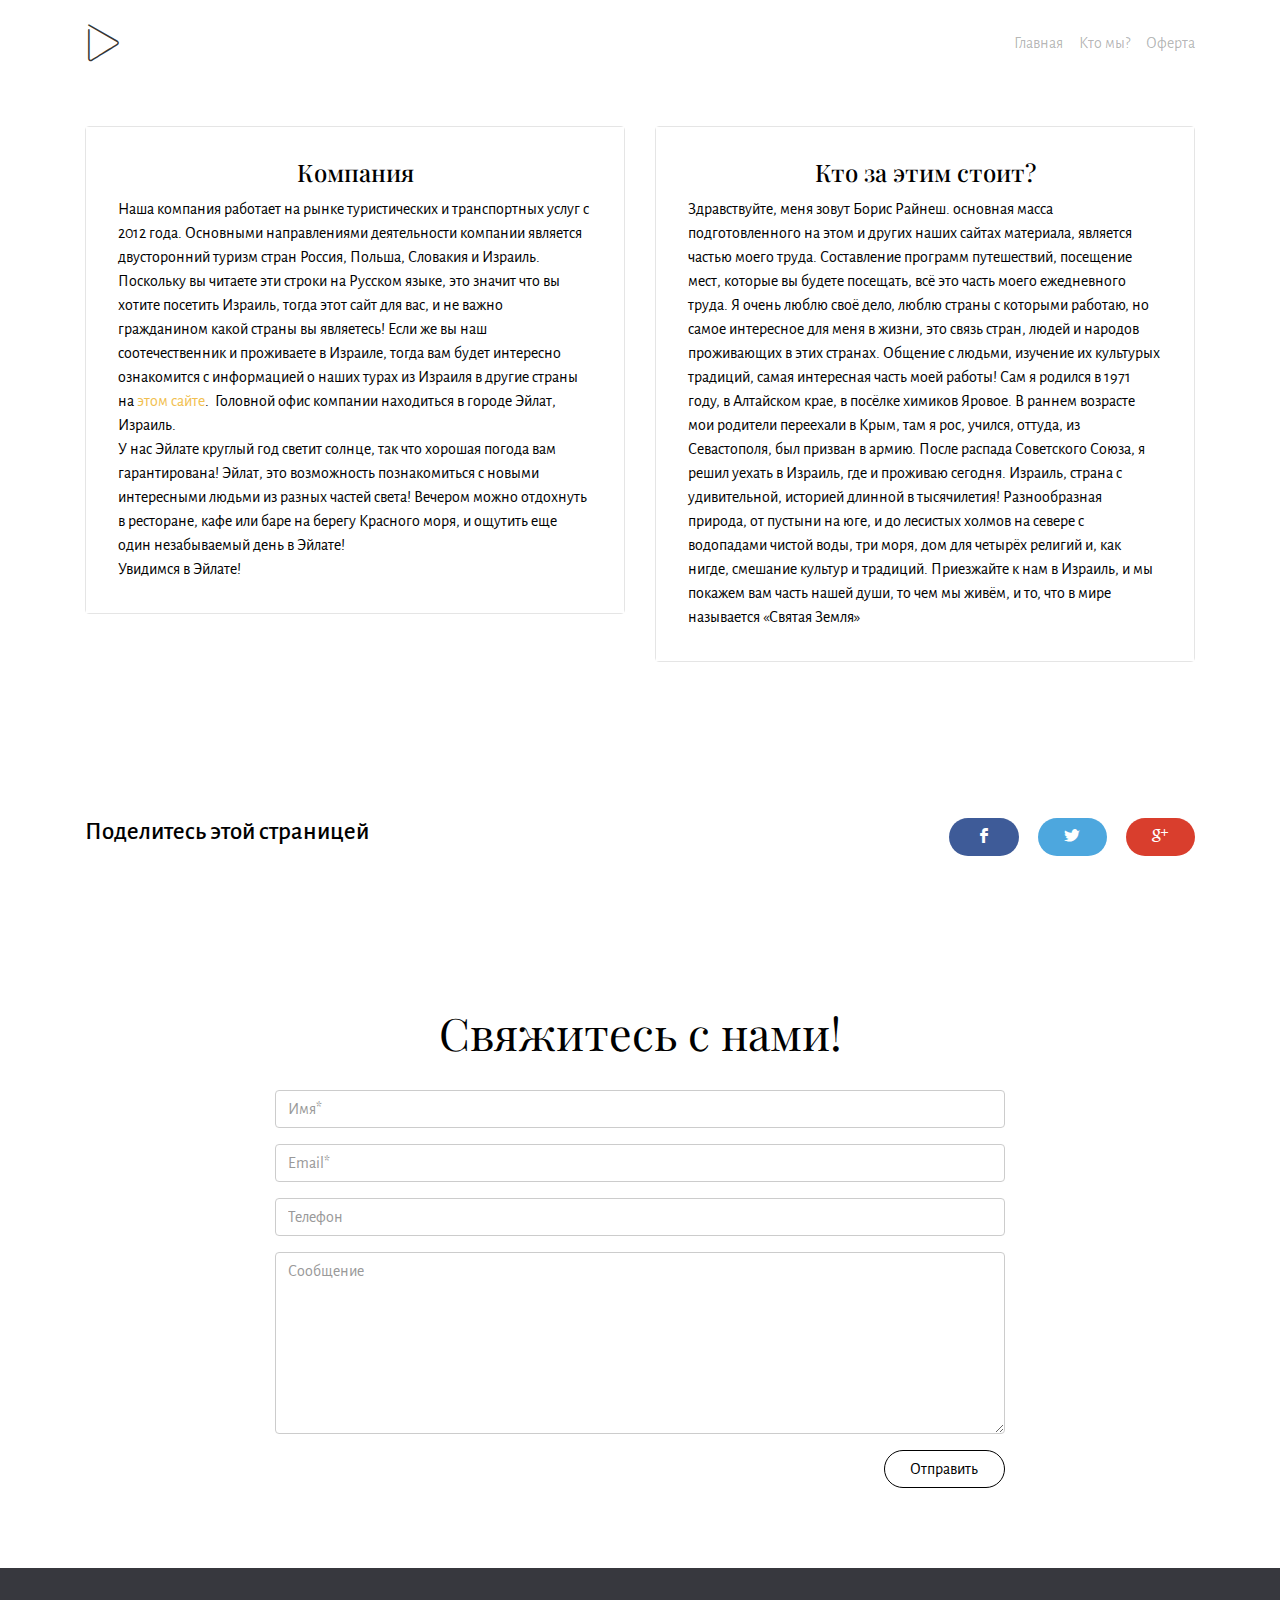
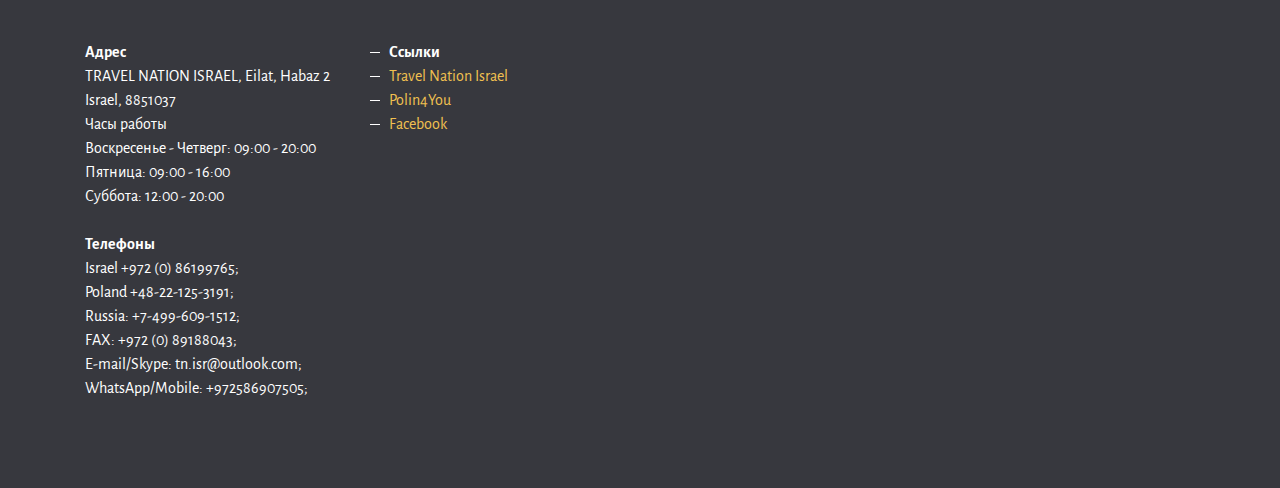
<file: company.html>
<!DOCTYPE html>
<html>
<head>
  <!-- Site made with Mobirise Website Builder v3.12.1, https://mobirise.com -->
  <meta charset="UTF-8">
  <meta http-equiv="X-UA-Compatible" content="IE=edge">
  <meta name="generator" content="Mobirise v3.12.1, mobirise.com">
  <meta name="viewport" content="width=device-width, initial-scale=1">
  <link rel="shortcut icon" href="assets/images/logo-travel-281x281.png" type="image/x-icon">
  <meta name="description" content="">
  <title>Кто мы?</title>
  <link rel="stylesheet" href="https://fonts.googleapis.com/css?family=Playfair+Display:400,700&subset=latin,cyrillic">
  <link rel="stylesheet" href="https://fonts.googleapis.com/css?family=Alegreya+Sans:400,700&subset=latin,vietnamese,latin-ext">
  <link rel="stylesheet" href="assets/web/assets/mobirise-icons/mobirise-icons.css">
  <link rel="stylesheet" href="assets/tether/tether.min.css">
  <link rel="stylesheet" href="assets/bootstrap/css/bootstrap.min.css">
  <link rel="stylesheet" href="assets/socicon/css/socicon.min.css">
  <link rel="stylesheet" href="assets/puritym/css/style.css">
  <link rel="stylesheet" href="assets/mobirise/css/mbr-additional.css" type="text/css">
  
  
  
</head>
<body>
<nav class="navbar navbar-light mbr-navbar navbar-fixed-top" id="menu-8" style="background-color: rgb(255, 255, 255);">
    <div class="container">
        <button class="navbar-toggler pull-right hidden-md-up" type="button" data-toggle="collapse" data-target="#exCollapsingNavbar2">
            <div class="hamburger-icon"></div>
        </button>

        <div class="clearfix"></div>
        <div class="collapse navbar-toggleable-sm" id="exCollapsingNavbar2">
            <span class="navbar-logo"><a href="index.html" class="mbri-play mbr-iconfont mbr-iconfont-menu"></a></span>
            <span><a class="navbar-brand text-white" href="tour.html">Travel Nation Israel</a></span>

            

            <ul class="nav navbar-nav pull-xs-right"><li class="nav-item"><a class="nav-link" href="index.html">Главная</a></li><li class="nav-item"><a class="nav-link" href="company.html">Кто мы?</a></li><li class="nav-item"><a class="nav-link" href="offer.html">Оферта</a></li></ul>
        </div>
    </div>
</nav>

<section class="mbr-section mbr-section-small mbr-after-navbar" id="content4-f" style="background-color: rgb(255, 255, 255); padding-top: 4.5rem; padding-bottom: 4.5rem;">
    
    <div class="container">
        <div class="row">
            <div class="col-sm-6 col-md-6">
                <div class="card cart-block">
                    <div class="card-block">
                        <h4 class="card-title text-xs-center">Компания</h4>
                        <p class="card-text">Наша компания работает на рынке туристических и транспортных услуг с 2012 года. Основными направлениями деятельности компании является двусторонний туризм стран Россия, Польша, Словакия и Израиль. Поскольку вы читаете эти строки на Русском языке, это значит что вы хотите посетить Израиль, тогда этот сайт для вас, и не важно гражданином какой страны вы являетесь! Если же вы наш соотечественник и проживаете в Израиле, тогда вам будет интересно ознакомится с информацией о наших турах из Израиля в другие страны на <a href="https://yhukho.com" target="_blank">этом сайте</a>. &nbsp;Головной офис компании находиться в городе Эйлат, Израиль.&nbsp;<br>У нас Эйлате круглый год светит солнце, так что хорошая погода вам гарантирована! Эйлат, это возможность познакомиться с новыми интересными людьми из разных частей света! Вечером можно отдохнуть в ресторане, кафе или баре на берегу Красного моря, и ощутить еще один незабываемый день в Эйлате! 
<br>Увидимся в Эйлате!&nbsp;<br></p>
                    </div>
                </div>
            </div>
            <div class="col-sm-6 col-md-6">
                <div class="card cart-block">
                    <div class="card-block">
                        <h4 class="card-title text-xs-center">Кто за этим стоит?</h4>
                        <p class="card-text">Здравствуйте, меня зовут Борис Райнеш. основная масса подготовленного на этом и других наших сайтах материала, является частью моего труда. Составление программ путешествий, посещение мест, которые вы будете посещать, всё это часть моего ежедневного труда. Я очень люблю своё дело, люблю страны с которыми работаю, но самое интересное для меня в жизни, это связь стран, людей и народов проживающих в этих странах. Общение с людьми, изучение их культурых традиций, самая интересная часть моей работы! Сам я родился в 1971 году, в Алтайском крае, в посёлке химиков Яровое. В раннем возрасте мои родители переехали в Крым, там я рос, учился, оттуда, из Севастополя, был призван в армию. После распада Советского Союза, я решил уехать в Израиль, где и проживаю сегодня. Израиль, страна с удивительной, историей длинной в тысячилетия! Разнообразная природа, от пустыни на юге, и до лесистых холмов на севере с водопадами чистой воды, три моря, дом для четырёх религий и, как нигде, смешание культур и традиций. Приезжайте к нам в Израиль, и мы покажем вам часть нашей души, то чем мы живём, и то, что в мире называется «Святая Земля»</p>
                    </div>
                </div>
            </div>
            
            
        </div>
    </div>
</section>

<section class="mbr-section mbr-section-small" id="social-buttons1-h" style="background-color: rgb(255, 255, 255); padding-top: 4.5rem; padding-bottom: 4.5rem;">
    

    <div class="container">
        <div class="row">
            <div class="col-sm-4">
                <h2 class="mbr-section-title h1">Поделитесь этой страницей</h2>
            </div>
            <div class="col-sm-8 text-xs-right">
                <div class="mbr-social-likes" data-counters="true">
                    <div class="btn btn-social facebook socicon-bg-facebook" title="Share link on Facebook">
                        <i class="socicon socicon-facebook"></i>
                        
                    </div>
                    <div class="btn btn-social twitter socicon-bg-twitter" title="Share link on Twitter">
                        <i class="socicon socicon-twitter"></i>
                        
                    </div>
                    <div class="btn btn-social plusone socicon-bg-google" title="Share link on Google+">
                        <i class="socicon socicon-google"></i>
                        
                    </div>
                </div>
            </div>
        </div>
    </div>
</section>

<section class="mbr-section mbr-section-small" id="form1-i" style="background-color: rgb(255, 255, 255); padding-top: 4.5rem; padding-bottom: 4.5rem;">
    
    <div class="container">
        <div class="row">
            <div class="col-sm-8 col-sm-offset-2" data-form-type="formoid">
                <h2 class="mbr-section-title display-3 text-xs-center">Свяжитесь с нами!</h2>

                <div data-form-alert="true"><div hidden="" data-form-alert-success="true">Thanks for filling out form!</div></div>
                <form action="https://mobirise.com/" method="post" data-form-title="Свяжитесь с нами!">
                    <input type="hidden" value="E5aIH6wKFppAEMjARH7j6nn1jvw3MihQyj6uIHWBjcOAY5VrLVa2g1S1tBZRzAQy9FYB81KF9zgsA4IbzF51kf116QaIqL4iXQNC5h8h31QTnk4SLakokTQ06KUHglBI" data-form-email="true">
                    <div class="form-group">
                        <input type="text" class="form-control" name="name" required="" placeholder="Имя*" data-form-field="Name">
                    </div>
                    <div class="form-group">
                        <input type="email" class="form-control" name="email" required="" placeholder="Email*" data-form-field="Email">
                    </div>
                    <div class="form-group">
                        <input type="tel" class="form-control" name="phone" placeholder="Телефон" data-form-field="Phone">
                    </div>
                    <div class="form-group">
                        <textarea class="form-control" name="message" rows="7" placeholder="Сообщение" data-form-field="Message"></textarea>
                    </div>
                    <div class="text-xs-right"><button type="submit" class="btn btn-secondary-outline">Отправить</button></div>
                </form>
            </div>
        </div>
    </div>
</section>

<section class="mbr-section mbr-section-small mbr-footer" id="contacts2-d" style="background-color: rgb(55, 56, 62); padding-top: 4.5rem; padding-bottom: 4.5rem;">
    
    <div class="container">
        <div class="row">
            <div class="col-xs-12 col-md-3">
                <p><strong>Адрес</strong><br>TRAVEL NATION ISRAEL, Eilat, Habaz 2 Israel, 8851037<br>Часы работы&nbsp;<br>Воскресенье - Четверг: 09:00 - 20:00 
<br>Пятница: 09:00 - 16:00 
<br>Суббота: 12:00 - 20:00<br><br><strong>Телефоны</strong><br>Israel +972 (0) 86199765; <br>Poland +48-22-125-3191; <br>Russia: +7-499-609-1512; <br>FAX: +972 (0) 89188043; <br>E-mail/Skype: tn.isr@outlook.com; WhatsApp/Mobile: +972586907505;<br></p>
            </div>
            <div class="col-xs-12 col-md-3"><ul><li><strong>Ссылки</strong></li><li><a href="http://yhukho.com" target="_blank">Travel Nation Israel</a></li><li><a href="https://polin4you.com" target="_blank">Polin4You</a></li><li><a href="https://www.facebook.com/travelnationisrael/" target="_blank">Facebook</a></li></ul></div>
            <div class="col-xs-12 col-md-6">
                <div class="mbr-map"><iframe frameborder="0" style="border:0" src="https://www.google.com/maps/embed/v1/place?key=AIzaSyA0Dx_boXQiwvdz8sJHoYeZNVTdoWONYkU&amp;q=place_id:ChIJd782TPZxABUR9W7AkZliC4A" allowfullscreen=""></iframe></div>
            </div>
        </div>
    </div>
</section>


  <script src="assets/web/assets/jquery/jquery.min.js"></script>
  <script src="assets/tether/tether.min.js"></script>
  <script src="assets/bootstrap/js/bootstrap.min.js"></script>
  <script src="assets/smooth-scroll/SmoothScroll.js"></script>
  <script src="assets/social-likes/social-likes.js"></script>
  <script src="assets/puritym/js/script.js"></script>
  <script src="assets/formoid/formoid.min.js"></script>
  
  
</body>
</html>
</file>
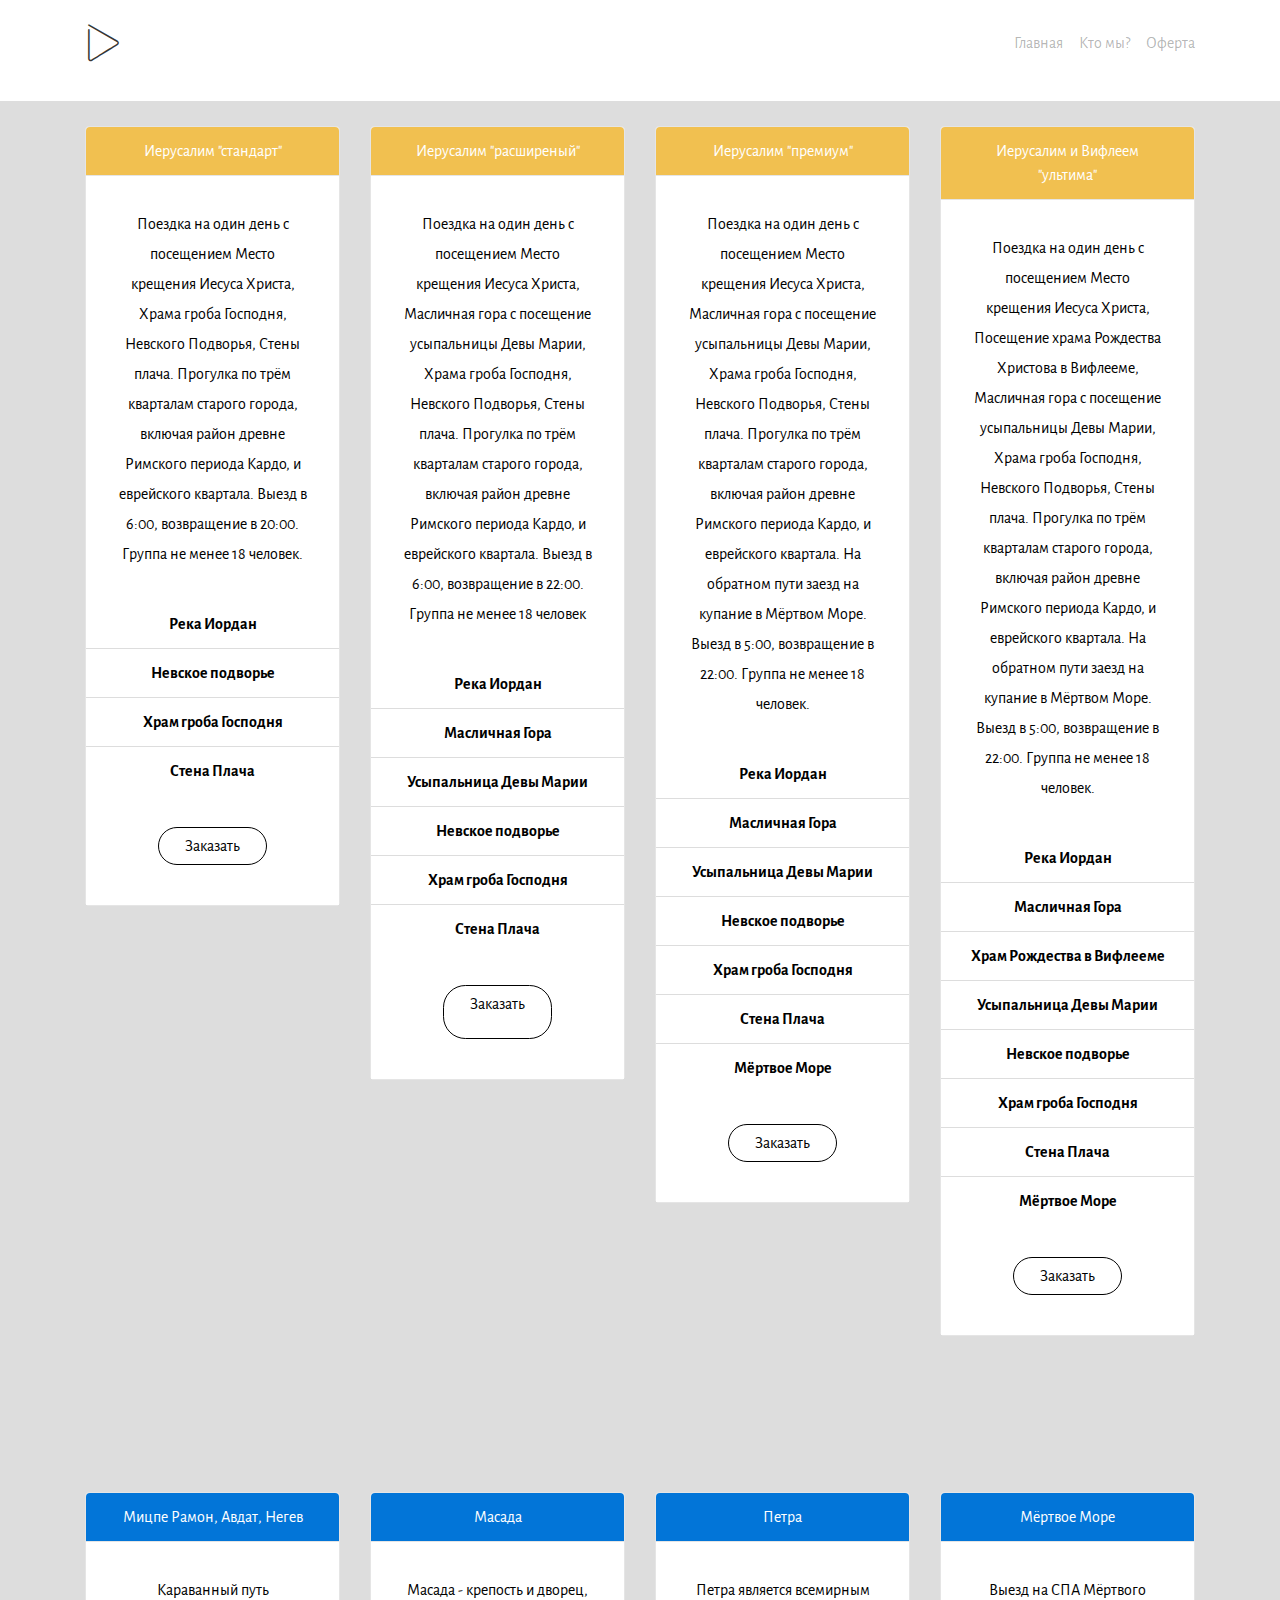
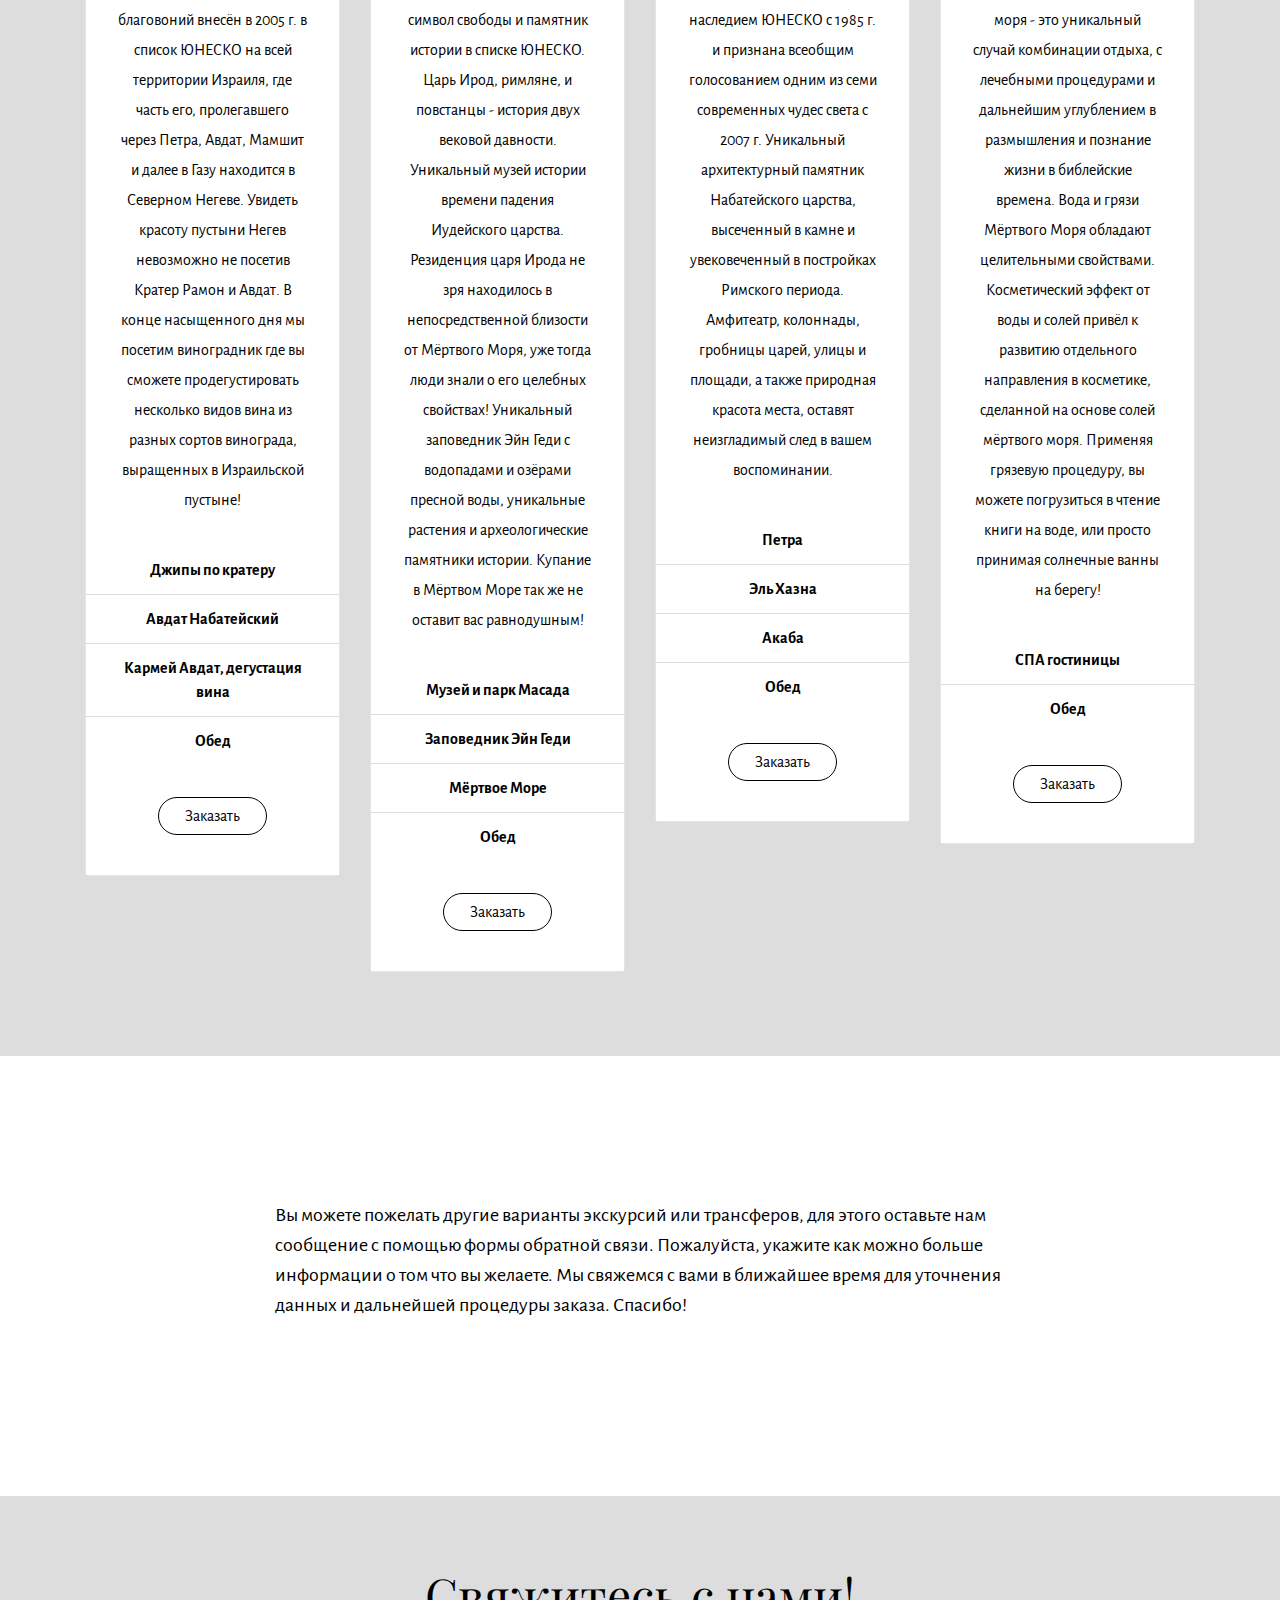
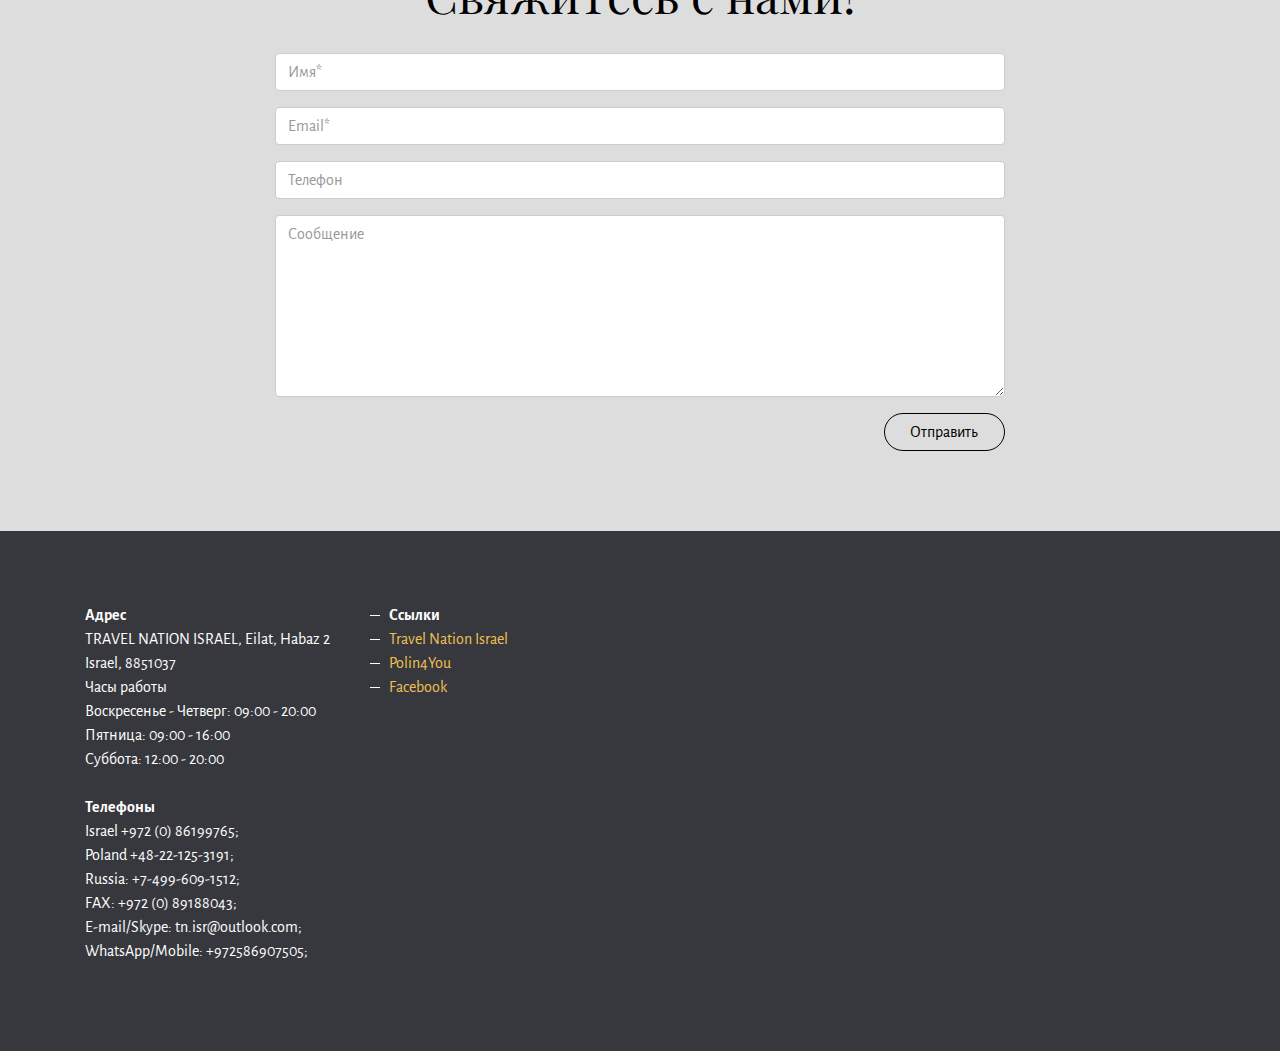
<file: offer.html>
<!DOCTYPE html>
<html>
<head>
  <!-- Site made with Mobirise Website Builder v3.12.1, https://mobirise.com -->
  <meta charset="UTF-8">
  <meta http-equiv="X-UA-Compatible" content="IE=edge">
  <meta name="generator" content="Mobirise v3.12.1, mobirise.com">
  <meta name="viewport" content="width=device-width, initial-scale=1">
  <link rel="shortcut icon" href="assets/images/logo-travel-281x281.png" type="image/x-icon">
  <meta name="description" content="">
  <title>Оферта</title>
  <link rel="stylesheet" href="https://fonts.googleapis.com/css?family=Playfair+Display:400,700&subset=latin,cyrillic">
  <link rel="stylesheet" href="https://fonts.googleapis.com/css?family=Alegreya+Sans:400,700&subset=latin,vietnamese,latin-ext">
  <link rel="stylesheet" href="assets/web/assets/mobirise-icons/mobirise-icons.css">
  <link rel="stylesheet" href="assets/tether/tether.min.css">
  <link rel="stylesheet" href="assets/bootstrap/css/bootstrap.min.css">
  <link rel="stylesheet" href="assets/puritym/css/style.css">
  <link rel="stylesheet" href="assets/mobirise/css/mbr-additional.css" type="text/css">
  
  
  
</head>
<body>
<nav class="navbar navbar-light mbr-navbar navbar-fixed-top" id="menu-9" style="background-color: rgb(255, 255, 255);">
    <div class="container">
        <button class="navbar-toggler pull-right hidden-md-up" type="button" data-toggle="collapse" data-target="#exCollapsingNavbar2">
            <div class="hamburger-icon"></div>
        </button>

        <div class="clearfix"></div>
        <div class="collapse navbar-toggleable-sm" id="exCollapsingNavbar2">
            <span class="navbar-logo"><a href="index.html" class="mbri-play mbr-iconfont mbr-iconfont-menu"></a></span>
            <span><a class="navbar-brand text-white" href="tour.html">Travel Nation Israel</a></span>

            

            <ul class="nav navbar-nav pull-xs-right"><li class="nav-item"><a class="nav-link" href="index.html">Главная</a></li><li class="nav-item"><a class="nav-link" href="company.html">Кто мы?</a></li><li class="nav-item"><a class="nav-link" href="offer.html">Оферта</a></li></ul>
        </div>
    </div>
</nav>

<section class="mbr-section mbr-section-small mbr-after-navbar" id="pricing-table1-a" style="background-color: rgb(221, 221, 221); padding-top: 4.5rem; padding-bottom: 4.5rem;">
    

    <div class="container">
        <div class="row">
            <div class="col-xs-12 col-sm-6 col-md-3">
                <div class="card text-xs-center">
                    <div class="card-header bg-warning">Иерусалим "стандарт"</div>
                    <div class="card-block lead">
                        <span>Поездка на один день с посещением Место крещения Иесуса Христа, Храма гроба Господня, Невского Подворья, Стены плача. Прогулка по трём кварталам старого города, включая район древне Римского периода Кардо, и еврейского квартала. Выезд в 6:00, возвращение в 20:00. Группа не менее 18 человек.</span><span></span> <small></small>
                    </div>
                    <div><ul class="list-group list-group-flush"><li class="list-group-item"><strong>Река Иордан</strong></li><li class="list-group-item"><strong>Невское подворье</strong></li><li class="list-group-item"><strong>Храм гроба Господня
</strong></li><li class="list-group-item"><strong>Стена Плача
</strong></li></ul></div>
                    <div class="card-block"><a href="https://www.paypal.com/cgi-bin/webscr?cmd=_s-xclick&amp;hosted_button_id=D5E84E5ANRV76" class="btn btn-secondary-outline" target="_blank">Заказать</a></div>
                </div>
            </div>
            <div class="col-xs-12 col-sm-6 col-md-3">
                <div class="card text-xs-center">
                    <div class="card-header bg-warning">Иерусалим "расширеный"</div>
                    <div class="card-block lead">
                        <span></span><span>Поездка на один день с посещением Место крещения Иесуса Христа, Масличная гора с посещение усыпальницы Девы Марии, Храма гроба Господня, Невского Подворья, Стены плача. Прогулка по трём кварталам старого города, включая район древне Римского периода Кардо, и еврейского квартала. Выезд в 6:00, возвращение в 22:00. Группа не менее 18 человек</span> <small></small>
                    </div>
                    <div><ul class="list-group list-group-flush"><li class="list-group-item"><strong>Река Иордан
</strong></li><li class="list-group-item"><strong>Масличная Гора
</strong></li><li class="list-group-item"><strong>Усыпальница Девы Марии
</strong></li><li class="list-group-item"><strong>Невское подворье
</strong></li><li class="list-group-item"><strong>Храм гроба Господня
</strong></li><li class="list-group-item"><strong>Стена Плача
</strong></li></ul></div>
                    <div class="card-block"><a href="https://www.paypal.com/cgi-bin/webscr?cmd=_s-xclick&amp;hosted_button_id=4A6AFMTGUADFG" class="btn btn-secondary-outline" target="_blank"><p>Заказать</p></a> </div>
                </div>
            </div>
            <div class="col-xs-12 col-sm-6 col-md-3">
                <div class="card text-xs-center">
                    <div class="card-header bg-warning">Иерусалим "премиум"</div>
                    <div class="card-block lead">
                        <span></span><span>Поездка на один день с посещением Место крещения Иесуса Христа, Масличная гора с посещение усыпальницы Девы Марии, Храма гроба Господня, Невского Подворья, Стены плача. Прогулка по трём кварталам старого города, включая район древне Римского периода Кардо, и еврейского квартала. На обратном пути заезд на купание в Мёртвом Море. Выезд в 5:00, возвращение в 22:00. Группа не менее 18 человек.</span> <small></small>
                    </div>
                    <div><ul class="list-group list-group-flush"><li class="list-group-item"><strong>Река Иордан
</strong></li><li class="list-group-item"><strong>Масличная Гора
</strong></li><li class="list-group-item"><strong>Усыпальница Девы Марии
</strong></li><li class="list-group-item"><strong>Невское подворье
</strong></li><li class="list-group-item"><strong>Храм гроба Господня
</strong></li><li class="list-group-item"><strong>Стена Плача
</strong></li><li class="list-group-item"><strong>Мёртвое Море</strong></li></ul></div>
                    <div class="card-block"><a href="https://www.paypal.com/cgi-bin/webscr?cmd=_s-xclick&amp;hosted_button_id=SBX99QPLFUMFJ" class="btn btn-secondary-outline" target="_blank">Заказать</a></div>
                </div>
            </div>
            <div class="col-xs-12 col-sm-6 col-md-3">
                <div class="card text-xs-center">
                    <div class="card-header bg-warning">Иерусалим и Вифлеем  "ультима"</div>
                    <div class="card-block lead">
                        <span></span><span></span> <small>Поездка на один день с посещением Место крещения Иесуса Христа, Посещение храма Рождества Христова в Вифлееме, Масличная гора с посещение усыпальницы Девы Марии, Храма гроба Господня, Невского Подворья, Стены плача. Прогулка по трём кварталам старого города, включая район древне Римского периода Кардо, и еврейского квартала. На обратном пути заезд на купание в Мёртвом Море. Выезд в 5:00, возвращение в 22:00. Группа не менее 18 человек.</small>
                    </div>
                    <div><ul class="list-group list-group-flush"><li class="list-group-item"><strong>Река Иордан
</strong></li><li class="list-group-item"><strong>Масличная Гора
</strong></li><li class="list-group-item"><strong>Храм Рождества в Вифлееме
</strong></li><li class="list-group-item"><strong>Усыпальница Девы Марии
</strong></li><li class="list-group-item"><strong>Невское подворье
</strong></li><li class="list-group-item"><strong>Храм гроба Господня
</strong></li><li class="list-group-item"><strong>Стена Плача
</strong></li><li class="list-group-item"><strong>Мёртвое Море</strong></li></ul></div>
                    <div class="card-block"><a href="https://www.paypal.com/cgi-bin/webscr?cmd=_s-xclick&amp;hosted_button_id=MDCA4GUMSK3QJ" class="btn btn-secondary-outline" target="_blank">Заказать</a></div>
                </div>
            </div>
        </div>
    </div>
</section>

<section class="mbr-section mbr-section-small" id="pricing-table1-b" style="background-color: rgb(221, 221, 221); padding-top: 4.5rem; padding-bottom: 4.5rem;">
    

    <div class="container">
        <div class="row">
            <div class="col-xs-12 col-sm-6 col-md-3">
                <div class="card text-xs-center">
                    <div class="card-header bg-primary">Мицпе Рамон, Авдат, Негев</div>
                    <div class="card-block lead">
                        <span></span><span></span> <small>Караванный путь благовоний внесён в 2005 г. в список ЮНЕСКО на всей территории Израиля, где часть его, пролегавшего через Петра, Авдат, Мамшит и далее в Газу находится в Северном Негеве. Увидеть красоту пустыни Негев невозможно не посетив Кратер Рамон и Авдат. В конце насыщенного дня мы посетим виноградник где вы сможете продегустировать несколько видов вина из разных сортов винограда, выращенных в Израильской пустыне!</small>
                    </div>
                    <div><ul class="list-group list-group-flush"><li class="list-group-item"><strong>Джипы по кратеру</strong><br></li><li class="list-group-item"><strong>Авдат Набатейский</strong></li><li class="list-group-item"><strong>Кармей Авдат, дегустация вина</strong></li><li class="list-group-item"><strong>Обед</strong></li></ul></div>
                    <div class="card-block"><a href="https://www.paypal.com/cgi-bin/webscr?cmd=_s-xclick&amp;hosted_button_id=PES6JCHY7D42U" class="btn btn-secondary-outline" target="_blank">Заказать</a></div>
                </div>
            </div>
            <div class="col-xs-12 col-sm-6 col-md-3">
                <div class="card text-xs-center">
                    <div class="card-header bg-primary">Масада</div>
                    <div class="card-block lead">
                        <span></span><span></span> <small>Масада - крепость и дворец, символ свободы и памятник истории в списке ЮНЕСКО. Царь Ирод, римляне, и повстанцы - история двух вековой давности. Уникальный музей истории времени падения Иудейского царства. Резиденция царя Ирода не зря находилось в непосредственной близости от Мёртвого Моря, уже тогда люди знали о его целебных свойствах! Уникальный заповедник Эйн Геди с водопадами и озёрами пресной воды, уникальные растения и археологические памятники истории. Купание в Мёртвом Море так же не оставит вас равнодушным!</small>
                    </div>
                    <div><ul class="list-group list-group-flush"><li class="list-group-item"><strong>Музей и парк Масада</strong></li><li class="list-group-item"><strong>Заповедник Эйн Геди</strong></li><li class="list-group-item"><strong>Мёртвое Море</strong></li><li class="list-group-item"><strong>Обед</strong></li></ul></div>
                    <div class="card-block"><a href="https://www.paypal.com/cgi-bin/webscr?cmd=_s-xclick&amp;hosted_button_id=UTNPY94F22JP2" class="btn btn-secondary-outline" target="_blank">Заказать</a></div>
                </div>
            </div>
            <div class="col-xs-12 col-sm-6 col-md-3">
                <div class="card text-xs-center">
                    <div class="card-header bg-primary">Петра</div>
                    <div class="card-block lead">
                        <span></span><span></span> <small>Петра является всемирным наследием ЮНЕСКО с 1985 г. и признана всеобщим голосованием одним из семи современных чудес света с 2007 г. Уникальный архитектурный памятник Набатейского царства, высеченный в камне и увековеченный в постройках Римского периода. Амфитеатр, колоннады, гробницы царей, улицы и площади, а также природная красота места, оставят неизгладимый след в вашем воспоминании.</small>
                    </div>
                    <div><ul class="list-group list-group-flush"><li class="list-group-item"><strong>Петра</strong><br></li><li class="list-group-item"><strong>Эль Хазна</strong></li><li class="list-group-item"><strong>Акаба</strong></li><li class="list-group-item"><strong>Обед</strong></li></ul></div>
                    <div class="card-block"><a href="https://www.paypal.com/cgi-bin/webscr?cmd=_s-xclick&amp;hosted_button_id=EMGQJ9G2AGAPU" class="btn btn-secondary-outline" target="_blank">Заказать</a></div>
                </div>
            </div>
            <div class="col-xs-12 col-sm-6 col-md-3">
                <div class="card text-xs-center">
                    <div class="card-header bg-primary">Мёртвое Море</div>
                    <div class="card-block lead">
                        <span></span><span></span> <small>Выезд на СПА Мёртвого моря - это уникальный случай комбинации отдыха, с лечебными процедурами и дальнейшим углублением в размышления и познание жизни в библейские времена. Вода и грязи Мёртвого Моря обладают целительными свойствами. Косметический эффект от воды и солей привёл к развитию отдельного направления в косметике, сделанной на основе солей мёртвого моря. Применяя грязевую процедуру, вы можете погрузиться в чтение книги на воде, или просто принимая солнечные ванны на берегу!</small>
                    </div>
                    <div><ul class="list-group list-group-flush"><li class="list-group-item"><strong>СПА гостиницы</strong><br></li><li class="list-group-item"><strong>Обед</strong></li></ul></div>
                    <div class="card-block"><a href=" https://www.paypal.com/cgi-bin/webscr?cmd=_s-xclick&amp;hosted_button_id=5JSE6Z28V9FPU" class="btn btn-secondary-outline" target="_blank">Заказать</a></div>
                </div>
            </div>
        </div>
    </div>
</section>

<section class="mbr-section mbr-section__container mbr-section__container--isolated" id="content1-u">
    <div class="container">
        <div class="row">
            <div class="col-md-8 col-md-offset-2 lead"><p>Вы можете пожелать другие варианты экскурсий или трансферов, для этого оставьте нам сообщение с помощью формы обратной связи. Пожалуйста, укажите как можно больше информации о том что вы желаете. Мы свяжемся с вами в ближайшее время для уточнения данных и дальнейшей процедуры заказа. Спасибо!</p></div>
        </div>
    </div>
</section>

<section class="mbr-section mbr-section-small" id="form1-e" style="background-color: rgb(221, 221, 221); padding-top: 4.5rem; padding-bottom: 4.5rem;">
    
    <div class="container">
        <div class="row">
            <div class="col-sm-8 col-sm-offset-2" data-form-type="formoid">
                <h2 class="mbr-section-title display-3 text-xs-center">Свяжитесь с нами!<br></h2>

                <div data-form-alert="true"><div hidden="" data-form-alert-success="true">Thanks for filling out form!</div></div>
                <form action="https://mobirise.com/" method="post" data-form-title="Свяжитесь с нами!">
                    <input type="hidden" value="QNRJUMYbqnurTAbPBJ3VihVLRSX9Mes1BbXtmgaa1mjdmXm2b4+KArkCbjv1oOpw5Hn1iOxHm9I02U6WfENXrwqFnJ0VUszUK1tET4FDZqbFiyMATIRQ89UZqwcwTgOb" data-form-email="true">
                    <div class="form-group">
                        <input type="text" class="form-control" name="name" required="" placeholder="Имя*" data-form-field="Name">
                    </div>
                    <div class="form-group">
                        <input type="email" class="form-control" name="email" required="" placeholder="Email*" data-form-field="Email">
                    </div>
                    <div class="form-group">
                        <input type="tel" class="form-control" name="phone" placeholder="Телефон" data-form-field="Phone">
                    </div>
                    <div class="form-group">
                        <textarea class="form-control" name="message" rows="7" placeholder="Сообщение" data-form-field="Message"></textarea>
                    </div>
                    <div class="text-xs-right"><button type="submit" class="btn btn-secondary-outline">Отправить</button></div>
                </form>
            </div>
        </div>
    </div>
</section>

<section class="mbr-section mbr-section-small mbr-footer" id="contacts2-d" style="background-color: rgb(55, 56, 62); padding-top: 4.5rem; padding-bottom: 4.5rem;">
    
    <div class="container">
        <div class="row">
            <div class="col-xs-12 col-md-3">
                <p><strong>Адрес</strong><br>TRAVEL NATION ISRAEL, Eilat, Habaz 2 Israel, 8851037<br>Часы работы&nbsp;<br>Воскресенье - Четверг: 09:00 - 20:00 
<br>Пятница: 09:00 - 16:00 
<br>Суббота: 12:00 - 20:00<br><br><strong>Телефоны</strong><br>Israel +972 (0) 86199765; <br>Poland +48-22-125-3191; <br>Russia: +7-499-609-1512; <br>FAX: +972 (0) 89188043; <br>E-mail/Skype: tn.isr@outlook.com; WhatsApp/Mobile: +972586907505;<br></p>
            </div>
            <div class="col-xs-12 col-md-3"><ul><li><strong>Ссылки</strong></li><li><a href="http://yhukho.com" target="_blank">Travel Nation Israel</a></li><li><a href="https://polin4you.com" target="_blank">Polin4You</a></li><li><a href="https://www.facebook.com/travelnationisrael/" target="_blank">Facebook</a></li></ul></div>
            <div class="col-xs-12 col-md-6">
                <div class="mbr-map"><iframe frameborder="0" style="border:0" src="https://www.google.com/maps/embed/v1/place?key=AIzaSyA0Dx_boXQiwvdz8sJHoYeZNVTdoWONYkU&amp;q=place_id:ChIJd782TPZxABUR9W7AkZliC4A" allowfullscreen=""></iframe></div>
            </div>
        </div>
    </div>
</section>


  <script src="assets/web/assets/jquery/jquery.min.js"></script>
  <script src="assets/tether/tether.min.js"></script>
  <script src="assets/bootstrap/js/bootstrap.min.js"></script>
  <script src="assets/smooth-scroll/SmoothScroll.js"></script>
  <script src="assets/puritym/js/script.js"></script>
  <script src="assets/formoid/formoid.min.js"></script>
  
  
</body>
</html>
</file>
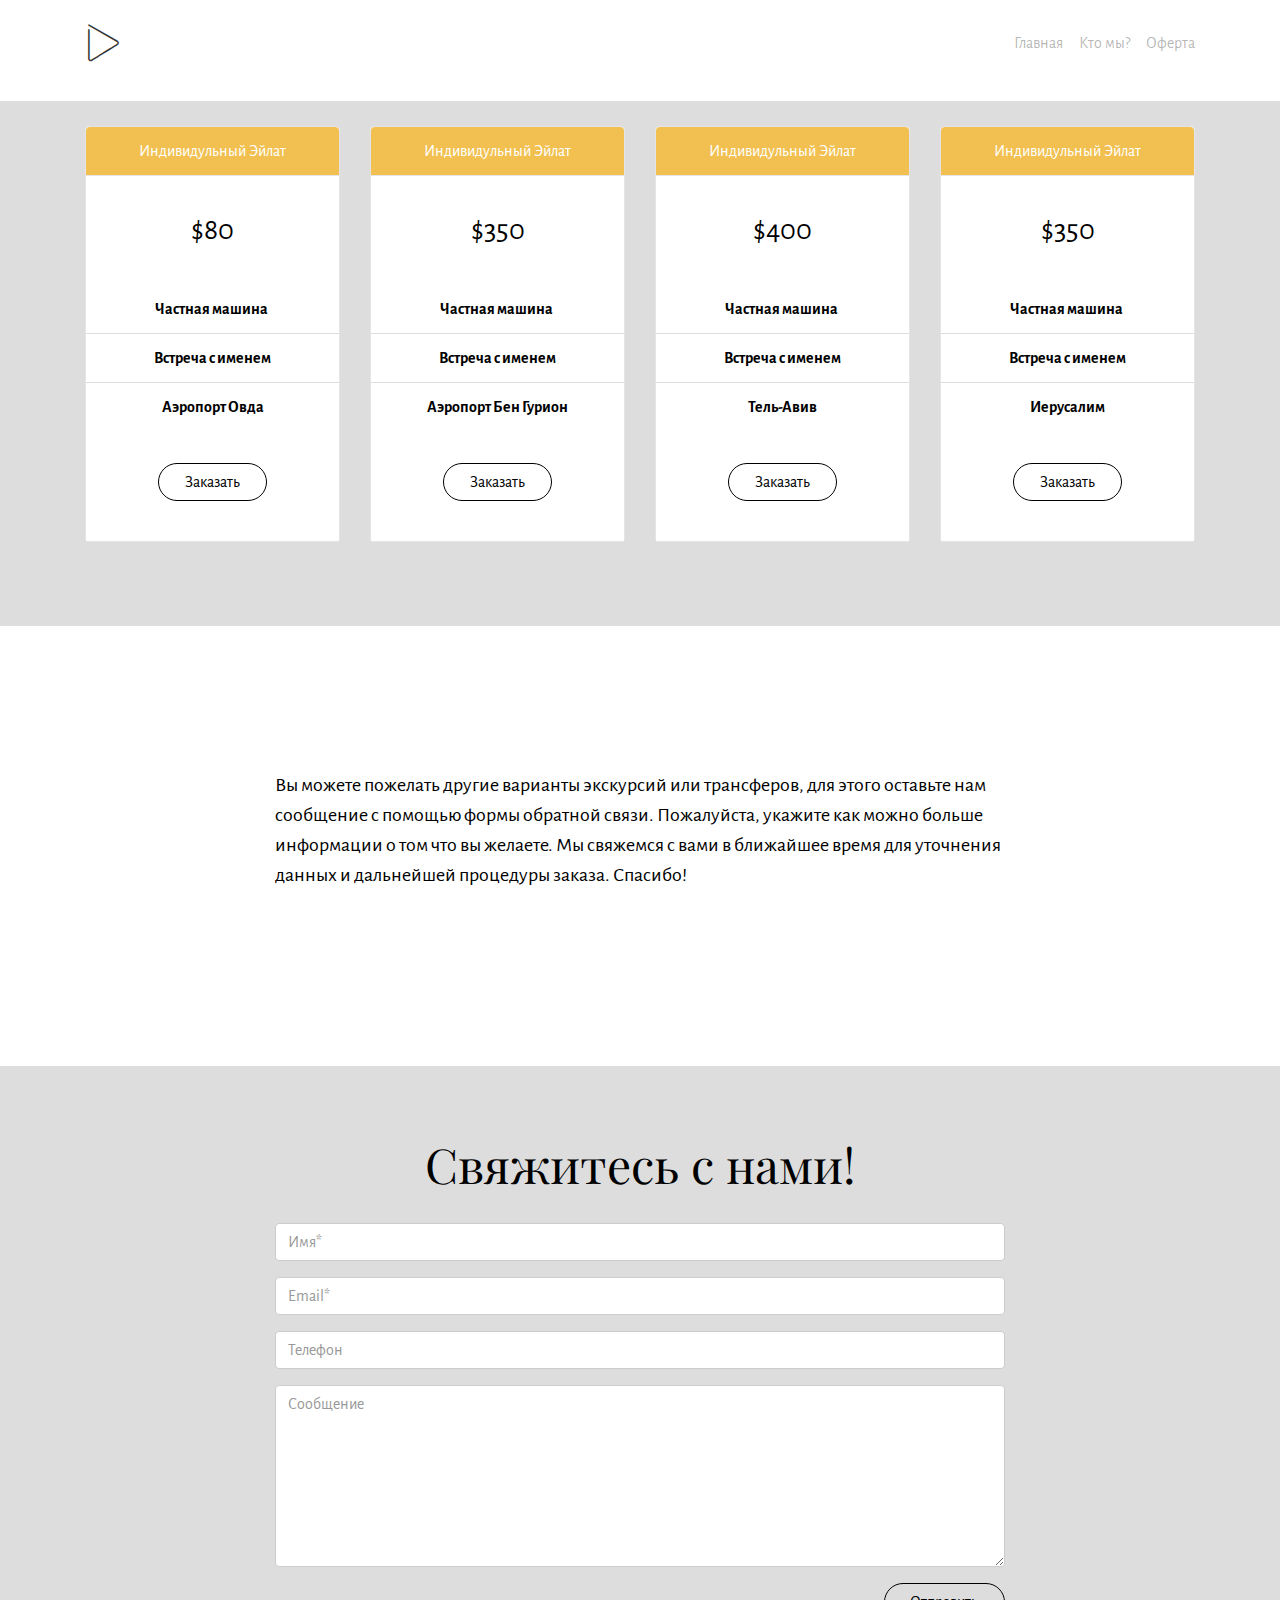
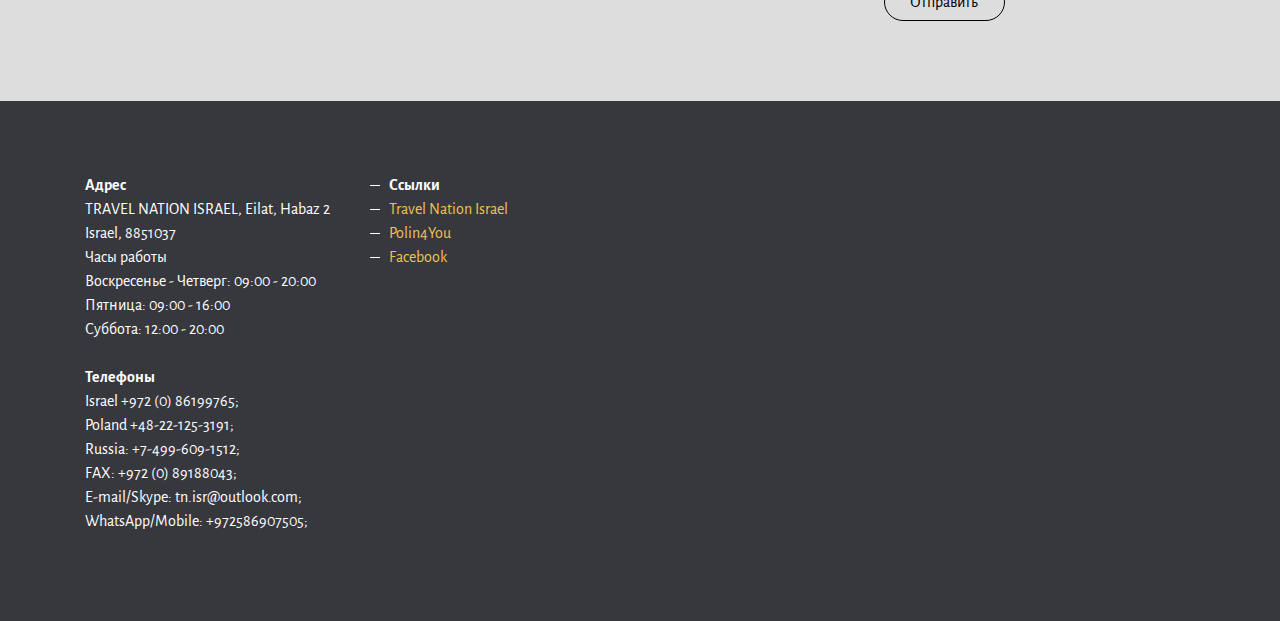
<file: transfer.html>
<!DOCTYPE html>
<html>
<head>
  <!-- Site made with Mobirise Website Builder v3.12.1, https://mobirise.com -->
  <meta charset="UTF-8">
  <meta http-equiv="X-UA-Compatible" content="IE=edge">
  <meta name="generator" content="Mobirise v3.12.1, mobirise.com">
  <meta name="viewport" content="width=device-width, initial-scale=1">
  <link rel="shortcut icon" href="assets/images/logo-travel-281x281.png" type="image/x-icon">
  <meta name="description" content="">
  <title>Трансферы</title>
  <link rel="stylesheet" href="https://fonts.googleapis.com/css?family=Playfair+Display:400,700&subset=latin,cyrillic">
  <link rel="stylesheet" href="https://fonts.googleapis.com/css?family=Alegreya+Sans:400,700&subset=latin,vietnamese,latin-ext">
  <link rel="stylesheet" href="assets/web/assets/mobirise-icons/mobirise-icons.css">
  <link rel="stylesheet" href="assets/tether/tether.min.css">
  <link rel="stylesheet" href="assets/bootstrap/css/bootstrap.min.css">
  <link rel="stylesheet" href="assets/puritym/css/style.css">
  <link rel="stylesheet" href="assets/mobirise/css/mbr-additional.css" type="text/css">
  
  
  
</head>
<body>
<nav class="navbar navbar-light mbr-navbar navbar-fixed-top" id="menu-j" style="background-color: rgb(255, 255, 255);">
    <div class="container">
        <button class="navbar-toggler pull-right hidden-md-up" type="button" data-toggle="collapse" data-target="#exCollapsingNavbar2">
            <div class="hamburger-icon"></div>
        </button>

        <div class="clearfix"></div>
        <div class="collapse navbar-toggleable-sm" id="exCollapsingNavbar2">
            <span class="navbar-logo"><a href="index.html" class="mbri-play mbr-iconfont mbr-iconfont-menu"></a></span>
            <span><a class="navbar-brand text-white" href="tour.html">Travel Nation Israel</a></span>

            

            <ul class="nav navbar-nav pull-xs-right"><li class="nav-item"><a class="nav-link" href="index.html">Главная</a></li><li class="nav-item"><a class="nav-link" href="company.html">Кто мы?</a></li><li class="nav-item"><a class="nav-link" href="offer.html">Оферта</a></li></ul>
        </div>
    </div>
</nav>

<section class="mbr-section mbr-section-small mbr-after-navbar" id="pricing-table1-v" style="background-color: rgb(221, 221, 221); padding-top: 4.5rem; padding-bottom: 4.5rem;">
    

    <div class="container">
        <div class="row">
            <div class="col-xs-12 col-sm-6 col-md-3">
                <div class="card text-xs-center">
                    <div class="card-header bg-warning">Индивидульный Эйлат</div>
                    <div class="card-block lead">
                        <span>$</span><span>80</span> <small></small>
                    </div>
                    <div><ul class="list-group list-group-flush"><li class="list-group-item"><strong>Частная машина&nbsp;</strong></li><li class="list-group-item"><strong>Встреча с именем</strong></li><li class="list-group-item"><strong>Аэропорт Овда</strong></li></ul></div>
                    <div class="card-block"><a href="https://www.paypal.com/cgi-bin/webscr?cmd=_s-xclick&amp;hosted_button_id=EWZA528Y9TUKA" class="btn btn-secondary-outline" target="_blank">Заказать</a></div>
                </div>
            </div>
            <div class="col-xs-12 col-sm-6 col-md-3">
                <div class="card text-xs-center">
                    <div class="card-header bg-warning">Индивидульный Эйлат</div>
                    <div class="card-block lead">
                        <span>$</span><span>350</span> <small></small>
                    </div>
                    <div><ul class="list-group list-group-flush"><li class="list-group-item"><strong>Частная машина&nbsp;
</strong></li><li class="list-group-item"><strong>Встреча с именем</strong><br></li><li class="list-group-item"><strong>Аэропорт Бен Гурион</strong><br></li></ul></div>
                    <div class="card-block"><a href="https://www.paypal.com/cgi-bin/webscr?cmd=_s-xclick&amp;hosted_button_id=MPK5G9S7GHK4N" class="btn btn-secondary-outline" target="_blank">Заказать</a></div>
                </div>
            </div>
            <div class="col-xs-12 col-sm-6 col-md-3">
                <div class="card text-xs-center">
                    <div class="card-header bg-warning">Индивидульный Эйлат</div>
                    <div class="card-block lead">
                        <span>$</span><span>400</span> <small></small>
                    </div>
                    <div><ul class="list-group list-group-flush"><li class="list-group-item"><strong>Частная машина&nbsp;
</strong></li><li class="list-group-item"><strong>Встреча с именем
</strong></li><li class="list-group-item"><strong>Тель-Авив</strong></li></ul></div>
                    <div class="card-block"><a href="https://www.paypal.com/cgi-bin/webscr?cmd=_s-xclick&amp;hosted_button_id=RGXYQ7AA63M4N" class="btn btn-secondary-outline" target="_blank">Заказать</a></div>
                </div>
            </div>
            <div class="col-xs-12 col-sm-6 col-md-3">
                <div class="card text-xs-center">
                    <div class="card-header bg-warning">Индивидульный Эйлат</div>
                    <div class="card-block lead">
                        <span>$</span><span>350</span> <small></small>
                    </div>
                    <div><ul class="list-group list-group-flush"><li class="list-group-item"><strong>Частная машина&nbsp;
</strong></li><li class="list-group-item"><strong>Встреча с именем
</strong></li><li class="list-group-item"><strong>Иерусалим</strong></li></ul></div>
                    <div class="card-block"><a href="https://www.paypal.com/cgi-bin/webscr?cmd=_s-xclick&amp;hosted_button_id=AVLHFF6U4XTSN" class="btn btn-secondary-outline" target="_blank">Заказать</a></div>
                </div>
            </div>
        </div>
    </div>
</section>

<section class="mbr-section mbr-section__container mbr-section__container--isolated" id="content1-w">
    <div class="container">
        <div class="row">
            <div class="col-md-8 col-md-offset-2 lead"><p>Вы можете пожелать другие варианты экскурсий или трансферов, для этого оставьте нам сообщение с помощью формы обратной связи. Пожалуйста, укажите как можно больше информации о том что вы желаете. Мы свяжемся с вами в ближайшее время для уточнения данных и дальнейшей процедуры заказа. Спасибо!</p></div>
        </div>
    </div>
</section>

<section class="mbr-section mbr-section-small" id="form1-x" style="background-color: rgb(221, 221, 221); padding-top: 4.5rem; padding-bottom: 4.5rem;">
    
    <div class="container">
        <div class="row">
            <div class="col-sm-8 col-sm-offset-2" data-form-type="formoid">
                <h2 class="mbr-section-title display-3 text-xs-center">Свяжитесь с нами!<br></h2>

                <div data-form-alert="true"><div hidden="" data-form-alert-success="true">Thanks for filling out form!</div></div>
                <form action="https://mobirise.com/" method="post" data-form-title="Свяжитесь с нами!">
                    <input type="hidden" value="Csy0UZ32LhMebfhYbw1tgYR1IMK+ZlRV0HKn7A7+DFoLyD4qS9HlNlljasvG8PsYD2Qr/LthTnqCJE2znw9KiDD7Yb7axkOrxB+cBsnZGuV98mO/L0+56Sp2k1V2AhXU" data-form-email="true">
                    <div class="form-group">
                        <input type="text" class="form-control" name="name" required="" placeholder="Имя*" data-form-field="Name">
                    </div>
                    <div class="form-group">
                        <input type="email" class="form-control" name="email" required="" placeholder="Email*" data-form-field="Email">
                    </div>
                    <div class="form-group">
                        <input type="tel" class="form-control" name="phone" placeholder="Телефон" data-form-field="Phone">
                    </div>
                    <div class="form-group">
                        <textarea class="form-control" name="message" rows="7" placeholder="Сообщение" data-form-field="Message"></textarea>
                    </div>
                    <div class="text-xs-right"><button type="submit" class="btn btn-secondary-outline">Отправить</button></div>
                </form>
            </div>
        </div>
    </div>
</section>

<section class="mbr-section mbr-section-small mbr-footer" id="contacts2-k" style="background-color: rgb(55, 56, 62); padding-top: 4.5rem; padding-bottom: 4.5rem;">
    
    <div class="container">
        <div class="row">
            <div class="col-xs-12 col-md-3">
                <p><strong>Адрес</strong><br>TRAVEL NATION ISRAEL, Eilat, Habaz 2 Israel, 8851037<br>Часы работы&nbsp;<br>Воскресенье - Четверг: 09:00 - 20:00 
<br>Пятница: 09:00 - 16:00 
<br>Суббота: 12:00 - 20:00<br><br><strong>Телефоны</strong><br>Israel +972 (0) 86199765; <br>Poland +48-22-125-3191; <br>Russia: +7-499-609-1512; <br>FAX: +972 (0) 89188043; <br>E-mail/Skype: tn.isr@outlook.com; WhatsApp/Mobile: +972586907505;<br></p>
            </div>
            <div class="col-xs-12 col-md-3"><ul><li><strong>Ссылки</strong></li><li><a href="http://yhukho.com" target="_blank">Travel Nation Israel</a></li><li><a href="https://polin4you.com" target="_blank">Polin4You</a></li><li><a href="https://www.facebook.com/travelnationisrael/" target="_blank">Facebook</a></li></ul></div>
            <div class="col-xs-12 col-md-6">
                <div class="mbr-map"><iframe frameborder="0" style="border:0" src="https://www.google.com/maps/embed/v1/place?key=AIzaSyA0Dx_boXQiwvdz8sJHoYeZNVTdoWONYkU&amp;q=place_id:ChIJd782TPZxABUR9W7AkZliC4A" allowfullscreen=""></iframe></div>
            </div>
        </div>
    </div>
</section>


  <script src="assets/web/assets/jquery/jquery.min.js"></script>
  <script src="assets/tether/tether.min.js"></script>
  <script src="assets/bootstrap/js/bootstrap.min.js"></script>
  <script src="assets/smooth-scroll/SmoothScroll.js"></script>
  <script src="assets/puritym/js/script.js"></script>
  <script src="assets/formoid/formoid.min.js"></script>
  
  
</body>
</html>
</file>
<file: assets/web/assets/mobirise-icons/mobirise-icons.css>
@font-face {
  font-family: 'MobiriseIcons';
  src:  url('mobirise-icons.eot?spat4u');
  src:  url('mobirise-icons.eot?spat4u#iefix') format('embedded-opentype'),
    url('mobirise-icons.ttf?spat4u') format('truetype'),
    url('mobirise-icons.woff?spat4u') format('woff'),
    url('mobirise-icons.svg?spat4u#MobiriseIcons') format('svg');
  font-weight: normal;
  font-style: normal;
}

[class^="mbri-"], [class*=" mbri-"] {
  /* use !important to prevent issues with browser extensions that change fonts */
  font-family: MobiriseIcons !important;
  speak: none;
  font-style: normal;
  font-weight: normal;
  font-variant: normal;
  text-transform: none;
  line-height: 1;

  /* Better Font Rendering =========== */
  -webkit-font-smoothing: antialiased;
  -moz-osx-font-smoothing: grayscale;
}

.mbri-alert:before {
  content: "\e900";
}
.mbri-android:before {
  content: "\e901";
}
.mbri-apple:before {
  content: "\e902";
}
.mbri-arrow-next:before {
  content: "\e903";
}
.mbri-arrow-prev:before {
  content: "\e904";
}
.mbri-bookmark:before {
  content: "\e905";
}
.mbri-bootstrap:before {
  content: "\e906";
}
.mbri-briefcase:before {
  content: "\e907";
}
.mbri-browse:before {
  content: "\e908";
}
.mbri-calendar:before {
  content: "\e909";
}
.mbri-camera:before {
  content: "\e90a";
}
.mbri-cart-add:before {
  content: "\e90b";
}
.mbri-cart-full:before {
  content: "\e90c";
}
.mbri-cash:before {
  content: "\e90d";
}
.mbri-change-style:before {
  content: "\e90e";
}
.mbri-chat:before {
  content: "\e90f";
}
.mbri-clock:before {
  content: "\e910";
}
.mbri-close:before {
  content: "\e911";
}
.mbri-cloud:before {
  content: "\e912";
}
.mbri-code:before {
  content: "\e913";
}
.mbri-contact-form:before {
  content: "\e914";
}
.mbri-credit-card:before {
  content: "\e915";
}
.mbri-cursor-click:before {
  content: "\e916";
}
.mbri-cust-feedback:before {
  content: "\e917";
}
.mbri-database:before {
  content: "\e918";
}
.mbri-delivery:before {
  content: "\e919";
}
.mbri-desktop:before {
  content: "\e91a";
}
.mbri-devices:before {
  content: "\e91b";
}
.mbri-down:before {
  content: "\e91c";
}
.mbri-download:before {
  content: "\e972";
}
.mbri-drag-n-drop:before {
  content: "\e91e";
}
.mbri-edit:before {
  content: "\e91f";
}
.mbri-edit2:before {
  content: "\e920";
}
.mbri-error:before {
  content: "\e921";
}
.mbri-extension:before {
  content: "\e922";
}
.mbri-features:before {
  content: "\e923";
}
.mbri-file:before {
  content: "\e924";
}
.mbri-flag:before {
  content: "\e925";
}
.mbri-folder:before {
  content: "\e926";
}
.mbri-gift:before {
  content: "\e927";
}
.mbri-globe:before {
  content: "\e928";
}
.mbri-globe-2:before {
  content: "\e929";
}
.mbri-growing-chart:before {
  content: "\e92a";
}
.mbri-hearth:before {
  content: "\e92b";
}
.mbri-help:before {
  content: "\e92c";
}
.mbri-home:before {
  content: "\e92d";
}
.mbri-hot-cup:before {
  content: "\e92e";
}
.mbri-idea:before {
  content: "\e92f";
}
.mbri-image-gallery:before {
  content: "\e930";
}
.mbri-image-slider:before {
  content: "\e931";
}
.mbri-info:before {
  content: "\e932";
}
.mbri-key:before {
  content: "\e933";
}
.mbri-laptop:before {
  content: "\e934";
}
.mbri-layers:before {
  content: "\e935";
}
.mbri-left:before {
  content: "\e936";
}
.mbri-letter:before {
  content: "\e937";
}
.mbri-like:before {
  content: "\e938";
}
.mbri-link:before {
  content: "\e939";
}
.mbri-lock:before {
  content: "\e93a";
}
.mbri-login:before {
  content: "\e93b";
}
.mbri-logout:before {
  content: "\e93c";
}
.mbri-magic-stick:before {
  content: "\e93d";
}
.mbri-map-pin:before {
  content: "\e93e";
}
.mbri-menu:before {
  content: "\e93f";
}
.mbri-mobile:before {
  content: "\e940";
}
.mbri-mobile2:before {
  content: "\e941";
}
.mbri-mobirise:before {
  content: "\e942";
}
.mbri-music:before {
  content: "\e943";
}
.mbri-new-file:before {
  content: "\e944";
}
.mbri-opened-folder:before {
  content: "\e945";
}
.mbri-pages:before {
  content: "\e946";
}
.mbri-paper-plane:before {
  content: "\e947";
}
.mbri-paperclip:before {
  content: "\e948";
}
.mbri-photo:before {
  content: "\e949";
}
.mbri-photos:before {
  content: "\e94a";
}
.mbri-pin:before {
  content: "\e94b";
}
.mbri-play:before {
  content: "\e94c";
}
.mbri-plus:before {
  content: "\e94d";
}
.mbri-preview:before {
  content: "\e94e";
}
.mbri-print:before {
  content: "\e94f";
}
.mbri-protect:before {
  content: "\e950";
}
.mbri-question:before {
  content: "\e951";
}
.mbri-quote:before {
  content: "\e952";
}
.mbri-refresh:before {
  content: "\e953";
}
.mbri-responsive:before {
  content: "\e954";
}
.mbri-right:before {
  content: "\e955";
}
.mbri-rocket:before {
  content: "\e956";
}
.mbri-sad-face:before {
  content: "\e957";
}
.mbri-sale:before {
  content: "\e958";
}
.mbri-save:before {
  content: "\e959";
}
.mbri-search:before {
  content: "\e95a";
}
.mbri-setting:before {
  content: "\e95b";
}
.mbri-setting2:before {
  content: "\e95c";
}
.mbri-setting3:before {
  content: "\e95d";
}
.mbri-share:before {
  content: "\e95e";
}
.mbri-shopping-bag:before {
  content: "\e95f";
}
.mbri-shopping-basket:before {
  content: "\e960";
}
.mbri-shopping-cart:before {
  content: "\e961";
}
.mbri-sites:before {
  content: "\e962";
}
.mbri-smile-face:before {
  content: "\e963";
}
.mbri-speed:before {
  content: "\e964";
}
.mbri-star:before {
  content: "\e965";
}
.mbri-success:before {
  content: "\e966";
}
.mbri-sun:before {
  content: "\e967";
}
.mbri-tablet:before {
  content: "\e968";
}
.mbri-target:before {
  content: "\e969";
}
.mbri-timer:before {
  content: "\e96a";
}
.mbri-to-ftp:before {
  content: "\e96b";
}
.mbri-to-local-drive:before {
  content: "\e96c";
}
.mbri-touch-swipe:before {
  content: "\e96d";
}
.mbri-touch:before {
  content: "\e96e";
}
.mbri-trash:before {
  content: "\e96f";
}
.mbri-unlock:before {
  content: "\e970";
}
.mbri-up:before {
  content: "\e971";
}
.mbri-upload:before {
  content: "\e91d";
}
.mbri-user:before {
  content: "\e973";
}
.mbri-user2:before {
  content: "\e974";
}
.mbri-users:before {
  content: "\e975";
}
.mbri-video:before {
  content: "\e976";
}
.mbri-video-play:before {
  content: "\e977";
}
.mbri-watch:before {
  content: "\e978";
}
.mbri-website-theme:before {
  content: "\e979";
}
.mbri-wifi:before {
  content: "\e97a";
}
.mbri-windows:before {
  content: "\e97b";
}
</file>
<file: assets/mobirise/css/mbr-additional.css>
@import url(https://fonts.googleapis.com/css?family=Montserrat:400,700);
@import url(https://fonts.googleapis.com/css?family=Oswald:400,300,700);
@import url(https://fonts.googleapis.com/css?family=Alegreya+Sans:400,700&subset=latin,vietnamese,latin-ext);


#slider-0 B {
  color: #ffffff;
}
#menu-1 .navbar-toggler {
  color: #000000;
}
#menu-1 .navbar-brand {
  font-size: 30px;
  font-family: 'Montserrat', sans-serif;
}
#contacts2-d B {
  font-family: 'Oswald', sans-serif;
}



#menu-8 .navbar-toggler {
  color: #000000;
}
#menu-8 .navbar-brand {
  font-size: 30px;
  font-family: 'Montserrat', sans-serif;
}
#social-buttons1-h .mbr-section-title {
  font-size: 25px;
  font-family: 'Alegreya Sans', sans-serif;
}
#contacts2-d B {
  font-family: 'Oswald', sans-serif;
}


#menu-9 .navbar-toggler {
  color: #000000;
}
#menu-9 .navbar-brand {
  font-size: 30px;
  font-family: 'Montserrat', sans-serif;
}
#pricing-table1-a SPAN {
  font-size: 16px;
}
#pricing-table1-b UL {
  font-size: 16px;
}
#form1-e .mbr-section-title {
  font-size: 48px;
}
#contacts2-d B {
  font-family: 'Oswald', sans-serif;
}


#pricing-table1-v SPAN {
  font-size: 30px;
}
#menu-j .navbar-toggler {
  color: #000000;
}
#menu-j .navbar-brand {
  font-size: 30px;
  font-family: 'Montserrat', sans-serif;
}
#form1-x .mbr-section-title {
  font-size: 48px;
}
#contacts2-k B {
  font-family: 'Oswald', sans-serif;
}









#menu-l .navbar-toggler {
  color: #000000;
}
#menu-l .navbar-brand {
  font-size: 30px;
  font-family: 'Montserrat', sans-serif;
}
#msg-box4-n .lead P {
  text-align: left;
}
#msg-box4-n .mbr-section-title {
  text-align: left;
  font-family: 'Alegreya Sans', sans-serif;
}
#msg-box4-o .lead P {
  text-align: right;
}
#msg-box4-o .mbr-section-title {
  text-align: right;
  font-family: 'Alegreya Sans', sans-serif;
}
#msg-box4-p .lead P {
  text-align: left;
}
#msg-box4-p .mbr-section-title {
  text-align: left;
  font-family: 'Alegreya Sans', sans-serif;
}
#msg-box4-q .lead P {
  text-align: right;
}
#msg-box4-q .mbr-section-title {
  text-align: right;
  font-family: 'Alegreya Sans', sans-serif;
}
#msg-box4-r .lead P {
  text-align: left;
}
#msg-box4-r .mbr-section-title {
  text-align: left;
  font-family: 'Alegreya Sans', sans-serif;
}
#msg-box4-s .lead P {
  text-align: right;
}
#msg-box4-s .mbr-section-title {
  text-align: right;
  font-family: 'Alegreya Sans', sans-serif;
}
#form1-t .mbr-section-title {
  font-family: 'Alegreya Sans', sans-serif;
}
#contacts2-m B {
  font-family: 'Oswald', sans-serif;
}
</file>
<file: assets/socicon/css/socicon.min.css>
@font-face{font-family:'socicon';src:url('../fonts/socicon.eot');src:url('../fonts/socicon.eot?#iefix') format('embedded-opentype'),url('../fonts/socicon.woff') format('woff'),url('../fonts/socicon.woff2') format('woff2'),url('../fonts/socicon.ttf') format('truetype'),url('../fonts/socicon.svg#sociconregular') format('svg');font-weight:normal;font-style:normal}.socicon{position:relative;top:1px;display:inline-block;font-family:'socicon';font-style:normal;font-weight:normal;line-height:1;text-transform:none !important;-webkit-font-smoothing:antialiased;-moz-osx-font-smoothing:grayscale}.socicon-twitter:before{content:"a"}.socicon-facebook:before{content:"b"}.socicon-google:before{content:"c"}.socicon-pinterest:before{content:"d"}.socicon-foursquare:before{content:"e"}.socicon-yahoo:before{content:"f"}.socicon-skype:before{content:"g"}.socicon-yelp:before{content:"h"}.socicon-feedburner:before{content:"i"}.socicon-linkedin:before{content:"j"}.socicon-viadeo:before{content:"k"}.socicon-xing:before{content:"l"}.socicon-myspace:before{content:"m"}.socicon-soundcloud:before{content:"n"}.socicon-spotify:before{content:"o"}.socicon-grooveshark:before{content:"p"}.socicon-lastfm:before{content:"q"}.socicon-youtube:before{content:"r"}.socicon-vimeo:before{content:"s"}.socicon-dailymotion:before{content:"t"}.socicon-vine:before{content:"u"}.socicon-flickr:before{content:"v"}.socicon-500px:before{content:"w"}.socicon-instagram:before{content:"x"}.socicon-wordpress:before{content:"y"}.socicon-tumblr:before{content:"z"}.socicon-blogger:before{content:"A"}.socicon-technorati:before{content:"B"}.socicon-reddit:before{content:"C"}.socicon-dribbble:before{content:"D"}.socicon-stumbleupon:before{content:"E"}.socicon-digg:before{content:"F"}.socicon-envato:before{content:"G"}.socicon-behance:before{content:"H"}.socicon-delicious:before{content:"I"}.socicon-deviantart:before{content:"J"}.socicon-forrst:before{content:"K"}.socicon-play:before{content:"L"}.socicon-zerply:before{content:"M"}.socicon-wikipedia:before{content:"N"}.socicon-apple:before{content:"O"}.socicon-flattr:before{content:"P"}.socicon-github:before{content:"Q"}.socicon-chimein:before{content:"R"}.socicon-friendfeed:before{content:"S"}.socicon-newsvine:before{content:"T"}.socicon-identica:before{content:"U"}.socicon-bebo:before{content:"V"}.socicon-zynga:before{content:"W"}.socicon-steam:before{content:"X"}.socicon-xbox:before{content:"Y"}.socicon-windows:before{content:"Z"}.socicon-outlook:before{content:"1"}.socicon-coderwall:before{content:"2"}.socicon-tripadvisor:before{content:"3"}.socicon-appnet:before{content:"4"}.socicon-goodreads:before{content:"5"}.socicon-tripit:before{content:"6"}.socicon-lanyrd:before{content:"7"}.socicon-slideshare:before{content:"8"}.socicon-buffer:before{content:"9"}.socicon-rss:before{content:","}.socicon-vkontakte:before{content:";"}.socicon-disqus:before{content:":"}.socicon-houzz:before{content:"+"}.socicon-mail:before{content:"@"}.socicon-patreon:before{content:"="}.socicon-paypal:before{content:"-"}.socicon-playstation:before{content:"^"}.socicon-smugmug:before{content:"¨"}.socicon-swarm:before{content:"$"}.socicon-triplej:before{content:"*"}.socicon-yammer:before{content:"&"}.socicon-stackoverflow:before{content:"("}.socicon-drupal:before{content:"#"}.socicon-odnoklassniki:before{content:"."}.socicon-android:before{content:"_"}.socicon-meetup:before{content:"]"}.socicon-persona:before{content:")"}.socicon-amazon:before{content:"£"}.socicon-ello:before{content:"'"}.socicon-mixcloud:before{content:"\""}.socicon-8tracks:before{content:"}"}.socicon-twitch:before{content:"{"}.socicon-bg-twitter{background:#4da7de}.socicon-bg-twitter:hover{background:#4da7de !important}.socicon-bg-facebook{background:#3e5b98}.socicon-bg-facebook:hover{background:#3e5b98 !important}.socicon-bg-google{background:#d93e2d}.socicon-bg-google:hover{background:#d93e2d !important}.socicon-bg-pinterest{background:#c92619}.socicon-bg-pinterest:hover{background:#c92619 !important}.socicon-bg-foursquare{background:#f94877}.socicon-bg-foursquare:hover{background:#f94877 !important}.socicon-bg-yahoo{background:#6e2a85}.socicon-bg-yahoo:hover{background:#6e2a85 !important}.socicon-bg-skype{background:#28abe3}.socicon-bg-skype:hover{background:#28abe3 !important}.socicon-bg-yelp{background:#c83218}.socicon-bg-yelp:hover{background:#c83218 !important}.socicon-bg-feedburner{background:#fc0}.socicon-bg-feedburner:hover{background:#fc0 !important}.socicon-bg-linkedin{background:#3371b7}.socicon-bg-linkedin:hover{background:#3371b7 !important}.socicon-bg-viadeo{background:#e4a000}.socicon-bg-viadeo:hover{background:#e4a000 !important}.socicon-bg-xing{background:#005a60}.socicon-bg-xing:hover{background:#005a60 !important}.socicon-bg-myspace{background:#323232}.socicon-bg-myspace:hover{background:#323232 !important}.socicon-bg-soundcloud{background:#fe3801}.socicon-bg-soundcloud:hover{background:#fe3801 !important}.socicon-bg-spotify{background:#7bb342}.socicon-bg-spotify:hover{background:#7bb342 !important}.socicon-bg-grooveshark{background:#000}.socicon-bg-grooveshark:hover{background:#000 !important}.socicon-bg-lastfm{background:#d41316}.socicon-bg-lastfm:hover{background:#d41316 !important}.socicon-bg-youtube{background:#e02a20}.socicon-bg-youtube:hover{background:#e02a20 !important}.socicon-bg-vimeo{background:#51b5e7}.socicon-bg-vimeo:hover{background:#51b5e7 !important}.socicon-bg-dailymotion{background:#004e72}.socicon-bg-dailymotion:hover{background:#004e72 !important}.socicon-bg-vine{background:#00b389}.socicon-bg-vine:hover{background:#00b389 !important}.socicon-bg-flickr{background:#1e1e1b}.socicon-bg-flickr:hover{background:#1e1e1b !important}.socicon-bg-500px{background:#58a9de}.socicon-bg-500px:hover{background:#58a9de !important}.socicon-bg-instagram{background:#9c7c6e}.socicon-bg-instagram:hover{background:#9c7c6e !important}.socicon-bg-wordpress{background:#464646}.socicon-bg-wordpress:hover{background:#464646 !important}.socicon-bg-tumblr{background:#45556c}.socicon-bg-tumblr:hover{background:#45556c !important}.socicon-bg-blogger{background:#ec661c}.socicon-bg-blogger:hover{background:#ec661c !important}.socicon-bg-technorati{background:#5cb030}.socicon-bg-technorati:hover{background:#5cb030 !important}.socicon-bg-reddit{background:#e74a1e}.socicon-bg-reddit:hover{background:#e74a1e !important}.socicon-bg-dribbble{background:#e84d88}.socicon-bg-dribbble:hover{background:#e84d88 !important}.socicon-bg-stumbleupon{background:#e64011}.socicon-bg-stumbleupon:hover{background:#e64011 !important}.socicon-bg-digg{background:#1d1d1b}.socicon-bg-digg:hover{background:#1d1d1b !important}.socicon-bg-envato{background:#597c3a}.socicon-bg-envato:hover{background:#597c3a !important}.socicon-bg-behance{background:#000}.socicon-bg-behance:hover{background:#000 !important}.socicon-bg-delicious{background:#020202}.socicon-bg-delicious:hover{background:#020202 !important}.socicon-bg-deviantart{background:#c5d200}.socicon-bg-deviantart:hover{background:#c5d200 !important}.socicon-bg-forrst{background:#5b9a68}.socicon-bg-forrst:hover{background:#5b9a68 !important}.socicon-bg-play{background:#000}.socicon-bg-play:hover{background:#000 !important}.socicon-bg-zerply{background:#9dbc7a}.socicon-bg-zerply:hover{background:#9dbc7a !important}.socicon-bg-wikipedia{background:#000}.socicon-bg-wikipedia:hover{background:#000 !important}.socicon-bg-apple{background:#b9bfc1}.socicon-bg-apple:hover{background:#b9bfc1 !important}.socicon-bg-flattr{background:#f67c1a}.socicon-bg-flattr:hover{background:#f67c1a !important}.socicon-bg-github{background:#221e1b}.socicon-bg-github:hover{background:#221e1b !important}.socicon-bg-chimein{background:#888688}.socicon-bg-chimein:hover{background:#888688 !important}.socicon-bg-friendfeed{background:#2f72c4}.socicon-bg-friendfeed:hover{background:#2f72c4 !important}.socicon-bg-newsvine{background:#075b2f}.socicon-bg-newsvine:hover{background:#075b2f !important}.socicon-bg-identica{background:#000}.socicon-bg-identica:hover{background:#000 !important}.socicon-bg-bebo{background:#ef1011}.socicon-bg-bebo:hover{background:#ef1011 !important}.socicon-bg-zynga{background:#dc0606}.socicon-bg-zynga:hover{background:#dc0606 !important}.socicon-bg-steam{background:#8f8d8a}.socicon-bg-steam:hover{background:#8f8d8a !important}.socicon-bg-xbox{background:#92c83e}.socicon-bg-xbox:hover{background:#92c83e !important}.socicon-bg-windows{background:#00bdf6}.socicon-bg-windows:hover{background:#00bdf6 !important}.socicon-bg-outlook{background:#0072c6}.socicon-bg-outlook:hover{background:#0072c6 !important}.socicon-bg-coderwall{background:#3e8dcc}.socicon-bg-coderwall:hover{background:#3e8dcc !important}.socicon-bg-tripadvisor{background:#000}.socicon-bg-tripadvisor:hover{background:#000 !important}.socicon-bg-appnet{background:#494949}.socicon-bg-appnet:hover{background:#494949 !important}.socicon-bg-goodreads{background:#463020}.socicon-bg-goodreads:hover{background:#463020 !important}.socicon-bg-tripit{background:#1982c3}.socicon-bg-tripit:hover{background:#1982c3 !important}.socicon-bg-lanyrd{background:#3c80c9}.socicon-bg-lanyrd:hover{background:#3c80c9 !important}.socicon-bg-slideshare{background:#4ba3a6}.socicon-bg-slideshare:hover{background:#4ba3a6 !important}.socicon-bg-buffer{background:#000}.socicon-bg-buffer:hover{background:#000 !important}.socicon-bg-rss{background:#f26109}.socicon-bg-rss:hover{background:#f26109 !important}.socicon-bg-vkontakte{background:#5a7fa6}.socicon-bg-vkontakte:hover{background:#5a7fa6 !important}.socicon-bg-disqus{background:#2e9fff}.socicon-bg-disqus:hover{background:#2e9fff !important}.socicon-bg-houzz{background:#7cc04b}.socicon-bg-houzz:hover{background:#7cc04b !important}.socicon-bg-mail{background:#000}.socicon-bg-mail:hover{background:#000 !important}.socicon-bg-patreon{background:#e44727}.socicon-bg-patreon:hover{background:#e44727 !important}.socicon-bg-paypal{background:#009cde}.socicon-bg-paypal:hover{background:#009cde !important}.socicon-bg-playstation{background:#000}.socicon-bg-playstation:hover{background:#000 !important}.socicon-bg-smugmug{background:#acfd32}.socicon-bg-smugmug:hover{background:#acfd32 !important}.socicon-bg-swarm{background:#fc9d3c}.socicon-bg-swarm:hover{background:#fc9d3c !important}.socicon-bg-triplej{background:#e53531}.socicon-bg-triplej:hover{background:#e53531 !important}.socicon-bg-yammer{background:#1175c4}.socicon-bg-yammer:hover{background:#1175c4 !important}.socicon-bg-stackoverflow{background:#fd9827}.socicon-bg-stackoverflow:hover{background:#fd9827 !important}.socicon-bg-drupal{background:#00598e}.socicon-bg-drupal:hover{background:#00598e !important}.socicon-bg-odnoklassniki{background:#f48420}.socicon-bg-odnoklassniki:hover{background:#f48420 !important}.socicon-bg-android{background:#8ec047}.socicon-bg-android:hover{background:#8ec047 !important}.socicon-bg-meetup{background:#e2373c}.socicon-bg-meetup:hover{background:#e2373c !important}.socicon-bg-persona{background:#e6753d}.socicon-bg-persona:hover{background:#e6753d !important}.socicon-bg-amazon{background:#f90}.socicon-bg-amazon:hover{background:#f90 !important}.socicon-bg-ello{background:#000}.socicon-bg-ello:hover{background:#000 !important}.socicon-bg-mixcloud{background:#314359}.socicon-bg-mixcloud:hover{background:#314359 !important}.socicon-bg-8tracks{background:#122c4b}.socicon-bg-8tracks:hover{background:#122c4b !important}.socicon-bg-twitch{background:#6441a5}.socicon-bg-twitch:hover{background:#6441a5 !important}
</file>
<file: assets/puritym/css/style.css>
/**
 * BOOTSTRAP CUSTOM
 */
.container {
  position: relative; }

.btn {
  margin-bottom: 0.5rem; }
  .btn + .btn {
    margin-left: 1rem; }

.btn-white {
  background: #fff;
  color: inherit; }

.btn-black {
  background: #000;
  color: #fff; }

.btn-social,
.btn-social:hover,
.btn-social:active,
.btn-social:focus {
  color: #fff; }

.display-1 {
  font-size: 4.3rem;
  margin-top: 3.9rem;
  margin-bottom: 2.8rem; }

.display-2 {
  font-size: 3.5rem;
  margin-top: 3.5rem;
  margin-bottom: 2.5rem; }

.display-3 {
  font-size: 2.8rem;
  margin-top: 3.2rem;
  margin-bottom: 2rem; }

.display-4 {
  font-size: 2.3rem;
  margin-top: 2.3rem;
  margin-bottom: 1.8rem; }

p.lead,
.lead p {
  margin-bottom: 2rem; }

.card .card-img-top {
  width: 100%; }

.card-block {
  background-color: #fff; }

@media (min-width: 768px) {
  .col-md-4:nth-of-type(3n+1) {
    clear: left; } }
@media (min-width: 544px) and (max-width: 767px) {
  .col-md-4:nth-of-type(odd) {
    clear: left; } }
.row.no-gutter {
  margin-left: 0;
  margin-right: 0; }

.row.no-gutter > [class*=col-]:not(:first-child),
.row.no-gutter > [class*=col-]:not(:last-child) {
  padding-right: 0;
  padding-left: 0; }

blockquote {
  padding: .5rem 1rem;
  margin: 0 0 1rem;
  margin-bottom: 1rem;
  font-size: 1.25rem;
  border-left: .25rem solid #f1c050; }

/**
 * TYPOGRAPHY
 */
body {
  font-family: "Alegreya Sans", sans-serif; }

h1, h2, h3, h4, h5, h6,
.h1, .h2, .h3, .h4, .h5, .h6,
.display-1, .display-2, .display-3, .display-4 {
  font-family: "Playfair Display", sans-serif; }

/**
 * MAPS
 */
@-webkit-keyframes mapCircleLoading {
  from {
    -webkit-transform: rotate(0deg); }
  to {
    -webkit-transform: rotate(359deg); } }
@keyframes mapCircleLoading {
  from {
    transform: rotate(0deg); }
  to {
    transform: rotate(359deg); } }
.mbr-map {
  position: relative; }
  .mbr-map iframe {
    height: 100%;
    width: 100%; }
  .mbr-map [data-state-details] {
    color: #6b6763;
    font-family: "Alegreya Sans", sans-serif;
    font-size: 1.25rem;
    height: 1.5em;
    margin-top: -0.75em;
    padding-left: 20px;
    padding-right: 20px;
    position: absolute;
    text-align: center;
    top: 50%;
    width: 100%; }
  .mbr-map[data-state] {
    background: #e9e5dc; }
  .mbr-map[data-state="loading"] [data-state-details] {
    display: none; }
  .mbr-map[data-state="loading"]::after {
    content: "";
    -webkit-animation: mapCircleLoading .6s infinite linear;
    animation: mapCircleLoading .6s infinite linear;
    border-radius: 50%;
    border: 6px rgba(255, 255, 255, 0.35) solid;
    border-top-color: #fff;
    height: 40px;
    left: 50%;
    margin-left: -20px;
    margin-top: -20px;
    position: absolute;
    top: 50%;
    width: 40px; }

/**
 * SECTIONS
 */
.mbr-section {
  position: relative;
  padding-top: 9rem;
  padding-bottom: 9rem;
  background-position: 50% 50%;
  background-repeat: no-repeat;
  background-size: cover; }

.mbr-section-full {
  display: table;
  width: 100%;
  height: 100vh;
  padding-top: 0;
  padding-bottom: 0; }

.mbr-section-small {
  padding-top: 4.5rem;
  padding-bottom: 4.5rem; }

.mbr-section-nopadding {
  padding-top: 0;
  padding-bottom: 0; }

.mbr-section-title {
  margin-top: 0; }

.mbr-table {
  display: table; }

.mbr-table-cell {
  position: relative;
  display: table-cell;
  vertical-align: middle;
  padding-top: 9rem;
  padding-bottom: 9rem; }

.mbr-table-cell-lg {
  position: relative;
  display: table-cell;
  vertical-align: middle;
  padding-top: 0;
  padding-bottom: 0;
  float: none; }

@media (max-width: 991px) {
  .mbr-table-cell-lg {
    display: block; } }
.mbr-inner-padding {
  padding: 4rem; }

/* footer */
.mbr-footer {
  color: #fff; }
  .mbr-footer .mbr-map,
  .mbr-footer .mbr-google-map {
    height: 300px; }
  .mbr-footer .form-control {
    color: #fff;
    background-color: #26272c;
    border-color: #1b1c20; }
  .mbr-footer ul {
    list-style-type: none;
    padding: 0; }
    .mbr-footer ul li {
      position: relative;
      padding-left: 1.2rem; }
      .mbr-footer ul li:before {
        content: '';
        position: absolute;
        margin-left: -1.2rem;
        width: 10px;
        height: 1px;
        top: 50%;
        background-color: #fff; }

footer.mbr-footer {
  padding-top: 3rem;
  padding-bottom: 2rem; }

/**
 * NAVBAR
 */
.mbr-navbar {
  position: absolute;
  top: 0;
  right: 0;
  left: 0;
  padding: 1.5rem 1rem;
  background-color: #fff;
  z-index: 1030; }
  .mbr-navbar.navbar-fixed-top {
    position: fixed; }
  .mbr-navbar.navbar-transparent {
    background-color: transparent; }
  .mbr-navbar .navbar-logo {
    margin-right: 1.5rem;
    float: left; }
  .mbr-navbar .navbar-logo,
  .mbr-navbar .navbar-logo img {
    height: 37px; }
  .mbr-navbar .navbar-brand {
    margin-right: 1.5rem; }
  .mbr-navbar .navbar-divider,
  .mbr-navbar .navbar-nav .nav-item + .nav-item,
  .mbr-navbar .navbar-nav .nav-link + .nav-link {
    margin-left: 1rem; }
  .mbr-navbar .navbar-nav + .navbar-nav {
    margin-right: 20px; }

.mbr-navbar .hamburger-icon, .navbar-dropdown .hamburger-icon {
  content: "";
  width: 16px;
  -webkit-box-shadow: 0 -6px 0 1px,0 0 0 1px,0 6px 0 1px;
  -moz-box-shadow: 0 -6px 0 1px,0 0 0 1px,0 6px 0 1px;
  box-shadow: 0 -6px 0 1px,0 0 0 1px,0 6px 0 1px; }

/**
 * HELPERS
 */
/* Colors */
.text-white {
  color: #fff !important; }

.text-black {
  color: #000 !important; }

/**
 * Mobirise Classes
 */
.mbr-after-navbar:before {
  content: "";
  display: block;
  height: 54px; }

.mbr-section__container--first {
  padding-bottom: 1rem; }

.mbr-section__container--middle {
  padding-top: 1rem;
  padding-bottom: 1rem; }

.mbr-section__container--last {
  padding-top: 1rem; }

.mbr-overlay,
.mbr-background-video,
.mbr-background-video-preview {
  position: absolute;
  bottom: 0;
  left: 0;
  right: 0;
  top: 0; }

.mbr-overlay {
  background-color: #fff;
  opacity: 0.5;
  z-index: 1; }
  .mbr-overlay ~ * {
    z-index: 2; }

.mbr-background-video-preview {
  z-index: 0 !important; }

.mbr-figure {
  display: block;
  overflow: hidden;
  position: relative;
  width: 100%;
  margin: 0; }
  .mbr-figure img, .mbr-figure iframe {
    display: block;
    width: 100%; }
  .mbr-figure .mbr-figure-caption {
    width: 100%;
    padding: 1.5rem 0;
    background-color: #FFF8E0; }
  .mbr-figure .mbr-figure-caption-over {
    position: absolute;
    bottom: 0;
    background-color: rgba(255, 255, 255, 0.5); }

.mbr-map,
.mbr-google-map {
  height: 400px; }

.mbr-arrow {
  position: absolute;
  text-align: center;
  font-size: 35px;
  bottom: 71px;
  left: 50%;
  width: 30px;
  margin-left: -15px;
  line-height: 1px;
  padding: 0 20px;
  -webkit-animation: floating-arrow 1.6s infinite ease-in-out 0s;
  -o-animation: floating-arrow 1.6s infinite ease-in-out 0s;
  animation: floating-arrow 1.6s infinite ease-in-out 0s; }
  .mbr-arrow, .mbr-arrow:hover, .mbr-arrow:focus {
    color: inherit; }

@-webkit-keyframes floating-arrow {
  from {
    -webkit-transform: translateY(0);
    transform: translateY(0); }
  65% {
    -webkit-transform: translateY(11px);
    transform: translateY(11px); }
  to {
    -webkit-transform: translateY(0);
    transform: translateY(0); } }
@-o-keyframes floating-arrow {
  from {
    -webkit-transform: translateY(0);
    transform: translateY(0); }
  65% {
    -webkit-transform: translateY(11px);
    transform: translateY(11px); }
  to {
    -webkit-transform: translateY(0);
    transform: translateY(0); } }
@keyframes floating-arrow {
  from {
    -webkit-transform: translateY(0);
    transform: translateY(0); }
  65% {
    -webkit-transform: translateY(11px);
    transform: translateY(11px); }
  to {
    -webkit-transform: translateY(0);
    transform: translateY(0); } }
@media (max-width: 767px) {
  .mbr-arrow {
    bottom: 41px; } }
@media (max-width: 320px) {
  .mbr-arrow {
    bottom: 21px;
    text-align: center; } }
@media all and (device-width: 320px) and (device-height: 568px) and (orientation: portrait) {
  .mbr-arrow {
    bottom: 31px; } }
/*-------

   Slider

-------*/
.mbr-slider .carousel-inner > .active,
.mbr-slider .carousel-inner > .next,
.mbr-slider .carousel-inner > .prev {
  display: table; }

.mbr-slider .carousel-control {
  background-image: none;
  width: 54px;
  height: 54px;
  top: 50%;
  margin-top: -27px;
  line-height: 54px;
  border-radius: 27px;
  color: inherit;
  background: #fff;
  border: 1px solid #000;
  opacity: 1;
  text-shadow: none;
  z-index: 5;
  -webkit-transition: all 0.2s ease-in-out 0s;
  -o-transition: all 0.2s ease-in-out 0s;
  transition: all 0.2s ease-in-out 0s; }

.mbr-slider .carousel-control .icon-next,
.mbr-slider .carousel-control .icon-prev {
  margin-top: -18px;
  font-size: 30px; }

.mbr-slider .carousel-control.left {
  margin-left: 2rem; }

.mbr-slider .carousel-control.right {
  margin-right: 2rem; }

.mbr-slider .carousel-control:hover {
  background: #000;
  color: #fff; }

.mbr-slider .carousel-indicators {
  bottom: 0; }

.mbr-slider .carousel-indicators li,
.mbr-slider .carousel-indicators .active {
  width: 15px;
  height: 15px;
  margin: 3px;
  border: 1px solid #000; }

.mbr-slider .carousel-indicators .active {
  background-color: #000; }

.mbr-slider .mbr-overlay {
  z-index: 0; }

@media (max-width: 767px) {
  .mbr-slider .carousel-control {
    top: auto;
    bottom: 20px; }

  .mbr-slider > .container .carousel-control {
    margin-bottom: 0px; } }
/* boxed slider */
.mbr-slider > .boxed-slider {
  position: relative;
  padding: 93px 0; }

.mbr-slider > .boxed-slider > div {
  position: relative; }

.mbr-slider > .container img {
  width: 100%; }

.mbr-slider > .container img + .row {
  position: absolute;
  top: 50%;
  left: 0;
  right: 0;
  -webkit-transform: translateY(-50%);
  -moz-transform: translateY(-50%);
  transform: translateY(-50%); }

.mbr-slider .mbr-section {
  padding: 0;
  background-attachment: scroll; }

.mbr-slider .mbr-table-cell {
  padding: 0; }

.mbr-slider > .container .carousel-indicators {
  margin-bottom: 3px; }

/* article slider */
.mbr-slider > .article-slider .mbr-section,
.mbr-slider > .article-slider .mbr-section .mbr-table-cell {
  padding-top: 0;
  padding-bottom: 0; }

/*-------

   Gallery

-------*/
.mbr-gallery .mbr-gallery-item {
  position: relative;
  display: inline-block;
  width: 25%; }
  @media (max-width: 768px) {
    .mbr-gallery .mbr-gallery-item {
      width: 50%; } }
  @media (max-width: 400px) {
    .mbr-gallery .mbr-gallery-item {
      width: 100%; } }

.mbr-gallery .mbr-gallery-item > a {
  position: relative;
  display: block;
  background: #fff;
  outline: none; }

.mbr-gallery .mbr-gallery-item img {
  width: 100%;
  opacity: 1;
  -webkit-transition: .2s opacity ease-in-out;
  transition: .2s opacity ease-in-out; }

.mbr-gallery .mbr-gallery-item > a:hover img {
  opacity: 0.9; }

.mbr-gallery .mbr-gallery-item .icon {
  position: absolute;
  font-size: 30px;
  top: 50%;
  left: 50%;
  color: #000;
  opacity: 0;
  -webkit-transform: translateX(-50%) translateY(-50%);
  transform: translateX(-50%) translateY(-50%);
  -webkit-transition: .2s opacity ease-in-out;
  transition: .2s opacity ease-in-out; }

.mbr-gallery .mbr-gallery-item > a:hover .icon {
  opacity: 1; }

/* remove spacing */
.mbr-gallery .mbr-gallery-row.no-gutter {
  margin: 0; }

.mbr-gallery .mbr-gallery-row.no-gutter .mbr-gallery-item {
  padding: 0; }

/* container */
.mbr-gallery .container.mbr-gallery-layout-default {
  padding: 93px 0; }

/* fix horizontal scrollbar */
.mbr-gallery .mbr-gallery-layout-default,
.mbr-gallery .mbr-gallery-layout-article {
  overflow: hidden; }

/* lightbox */
.mbr-gallery .modal {
  position: fixed;
  overflow: hidden;
  padding-right: 0 !important; }

.mbr-gallery .modal-body {
  padding: 0; }

.mbr-gallery .modal-body img {
  width: 100%; }

.mbr-gallery .modal .close {
  position: absolute;
  background-image: none;
  font-size: 20px;
  width: 54px;
  height: 54px;
  border-radius: 27px;
  color: #000;
  top: 2rem;
  right: 2rem;
  line-height: 54px;
  opacity: 1;
  border: 1px solid #000;
  text-align: center;
  text-shadow: none;
  z-index: 5;
  -webkit-transition: all 0.2s ease-in-out 0s;
  -o-transition: all 0.2s ease-in-out 0s;
  transition: all 0.2s ease-in-out 0s; }

.mbr-gallery .modal .close:hover {
  background: #000;
  color: #fff; }

/* modal back color opacity */
.modal-backdrop.in {
  opacity: 0.8;
  filter: alpha(opacity=80); }

@media (max-width: 768px) {
  .mbr-gallery .modal-dialog {
    margin: 10px auto; }

  .mbr-gallery .carousel-indicators,
  .mbr-gallery .carousel-control,
  .mbr-gallery .modal .close {
    position: fixed; } }
/* fix fade in effect */
.mbr-gallery .modal.fade .modal-dialog {
  margin-top: -100px;
  -webkit-transition: margin-top 0.3s ease-out;
  -moz-transition: margin-top 0.3s ease-out;
  -o-transition: margin-top 0.3s ease-out;
  transition: margin-top 0.3s ease-out; }

.mbr-gallery .modal.in .modal-dialog,
.mbr-gallery .modal.fade .modal-dialog {
  -webkit-transform: none;
  -ms-transform: none;
  -o-transform: none;
  transform: none; }

.mbr-gallery .modal.in .modal-dialog {
  margin-top: 30px; }

/* iconfont default styling */
/* for buttons */
.mbr-iconfont.mbr-iconfont-btn,
.mbr-buttons__btn .mbr-iconfont {
  padding-right: 0.3em;
  font-size: 1.5em;
  line-height: 0.5em;
  vertical-align: text-bottom;
  position: relative;
  top: -0.1em;
  text-decoration: none; }

/* menu links */
.mbr-iconfont.mbr-iconfont-btn-parent,
.mbr-buttons__link .mbr-iconfont {
  padding-right: 0.3em;
  font-size: 1.3em;
  top: -0.2em;
  position: relative;
  vertical-align: middle; }

/* msg-box4 */
.mbr-iconfont.mbr-iconfont-msg-box4,
.mbr-iconfont.mbr-iconfont-msg-box5 {
  font-size: 357px;
  text-decoration: none;
  color: #000; }

/*menu logo */
.mbr-iconfont.mbr-iconfont-menu,
.mbr-iconfont.mbr-iconfont-ext__menu {
  font-size: 37px;
  text-decoration: none;
  color: rgba(0, 0, 0, 0.8); }

/* contacts1 */
.mbr-iconfont.mbr-iconfont-contacts1 {
  font-size: 119px;
  text-decoration: none;
  color: #9C9C9C; }

.mbr-iconfont.mbr-iconfont-features1 {
  font-size: 140px;
  text-decoration: none;
  text-align: center;
  display: block;
  margin-top: 0.2em; }

/*image-resize*/
.image-size .mbr-figure {
  text-align: center; }

@media (max-width: 991px) {
  .image-size {
    width: 100% !important; }
    .image-size .mbr-iconfont {
      font-size: 260px !important; } }

/*# sourceMappingURL=style.css.map */
.engine {
	position: absolute;
	text-indent: -2400px;
	text-align: center;
	padding: 0;
	top: 0;
	left: -2400px;
}
</file>
